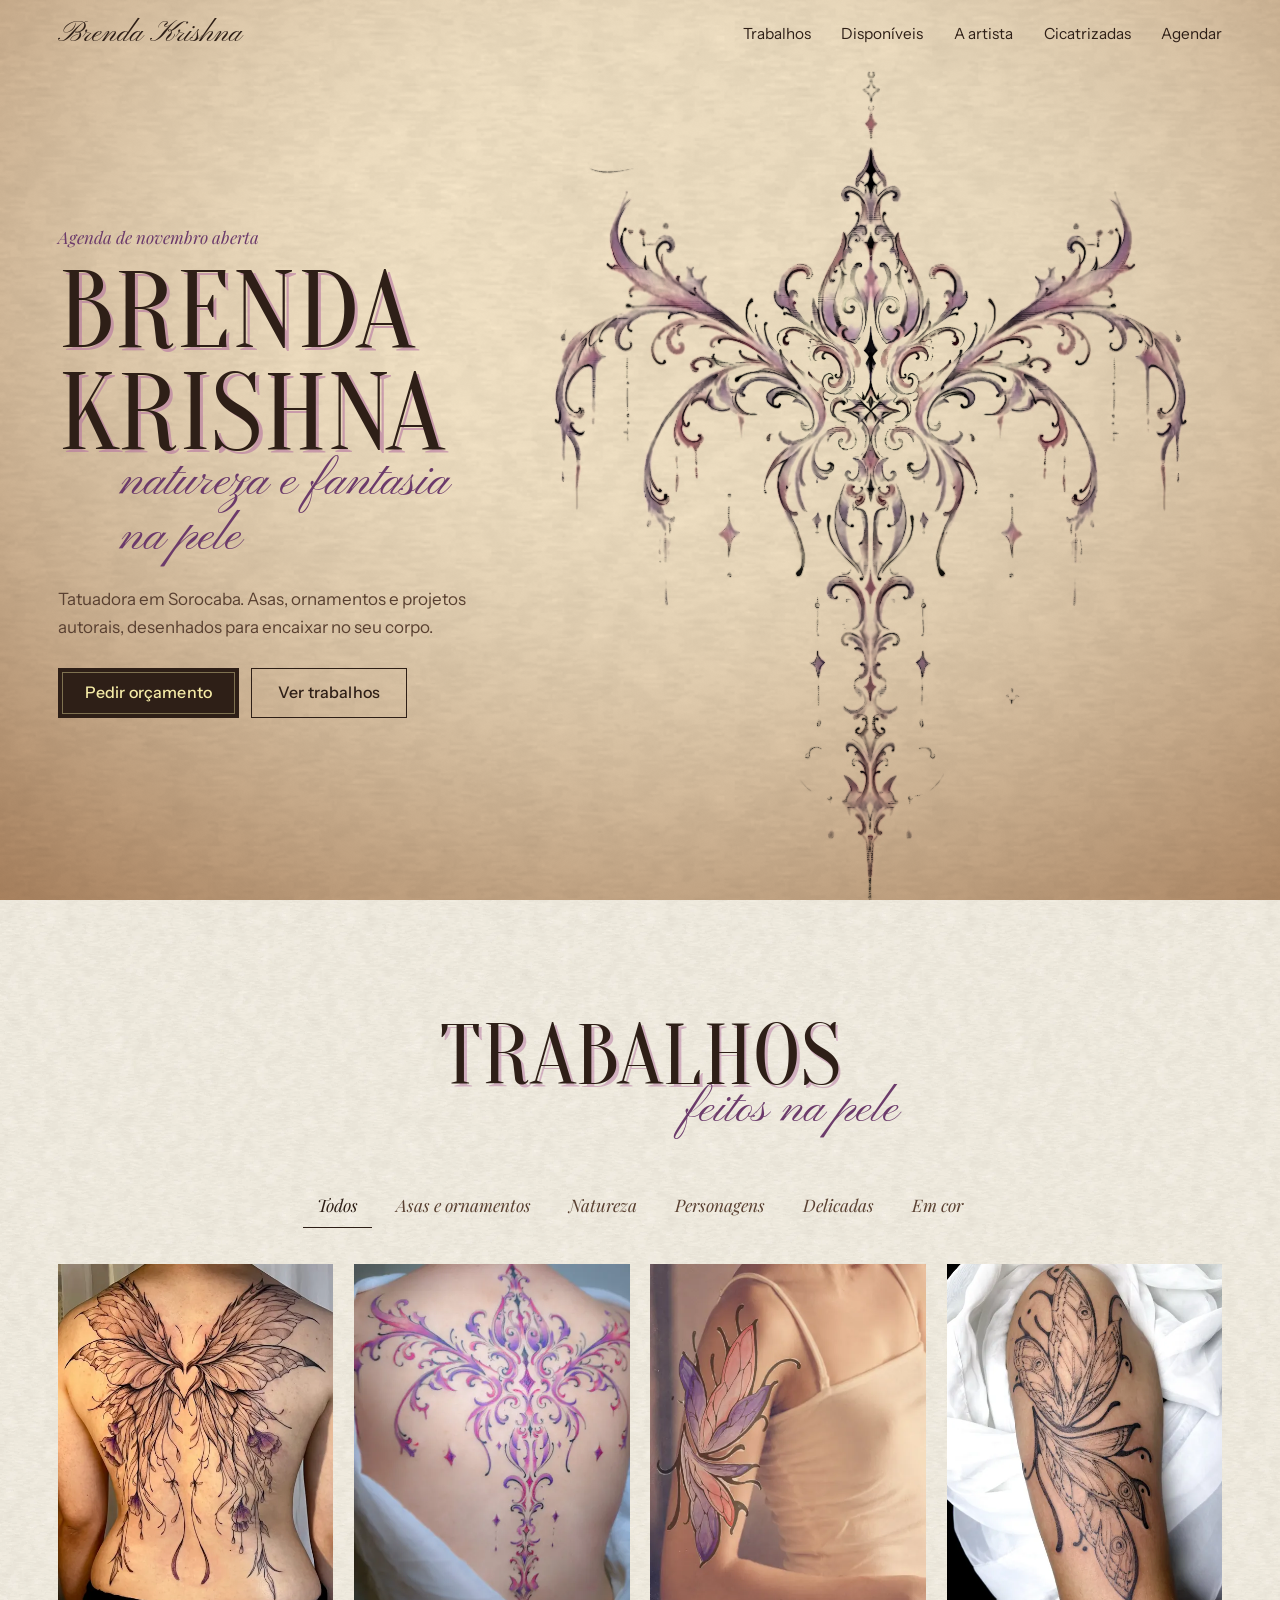
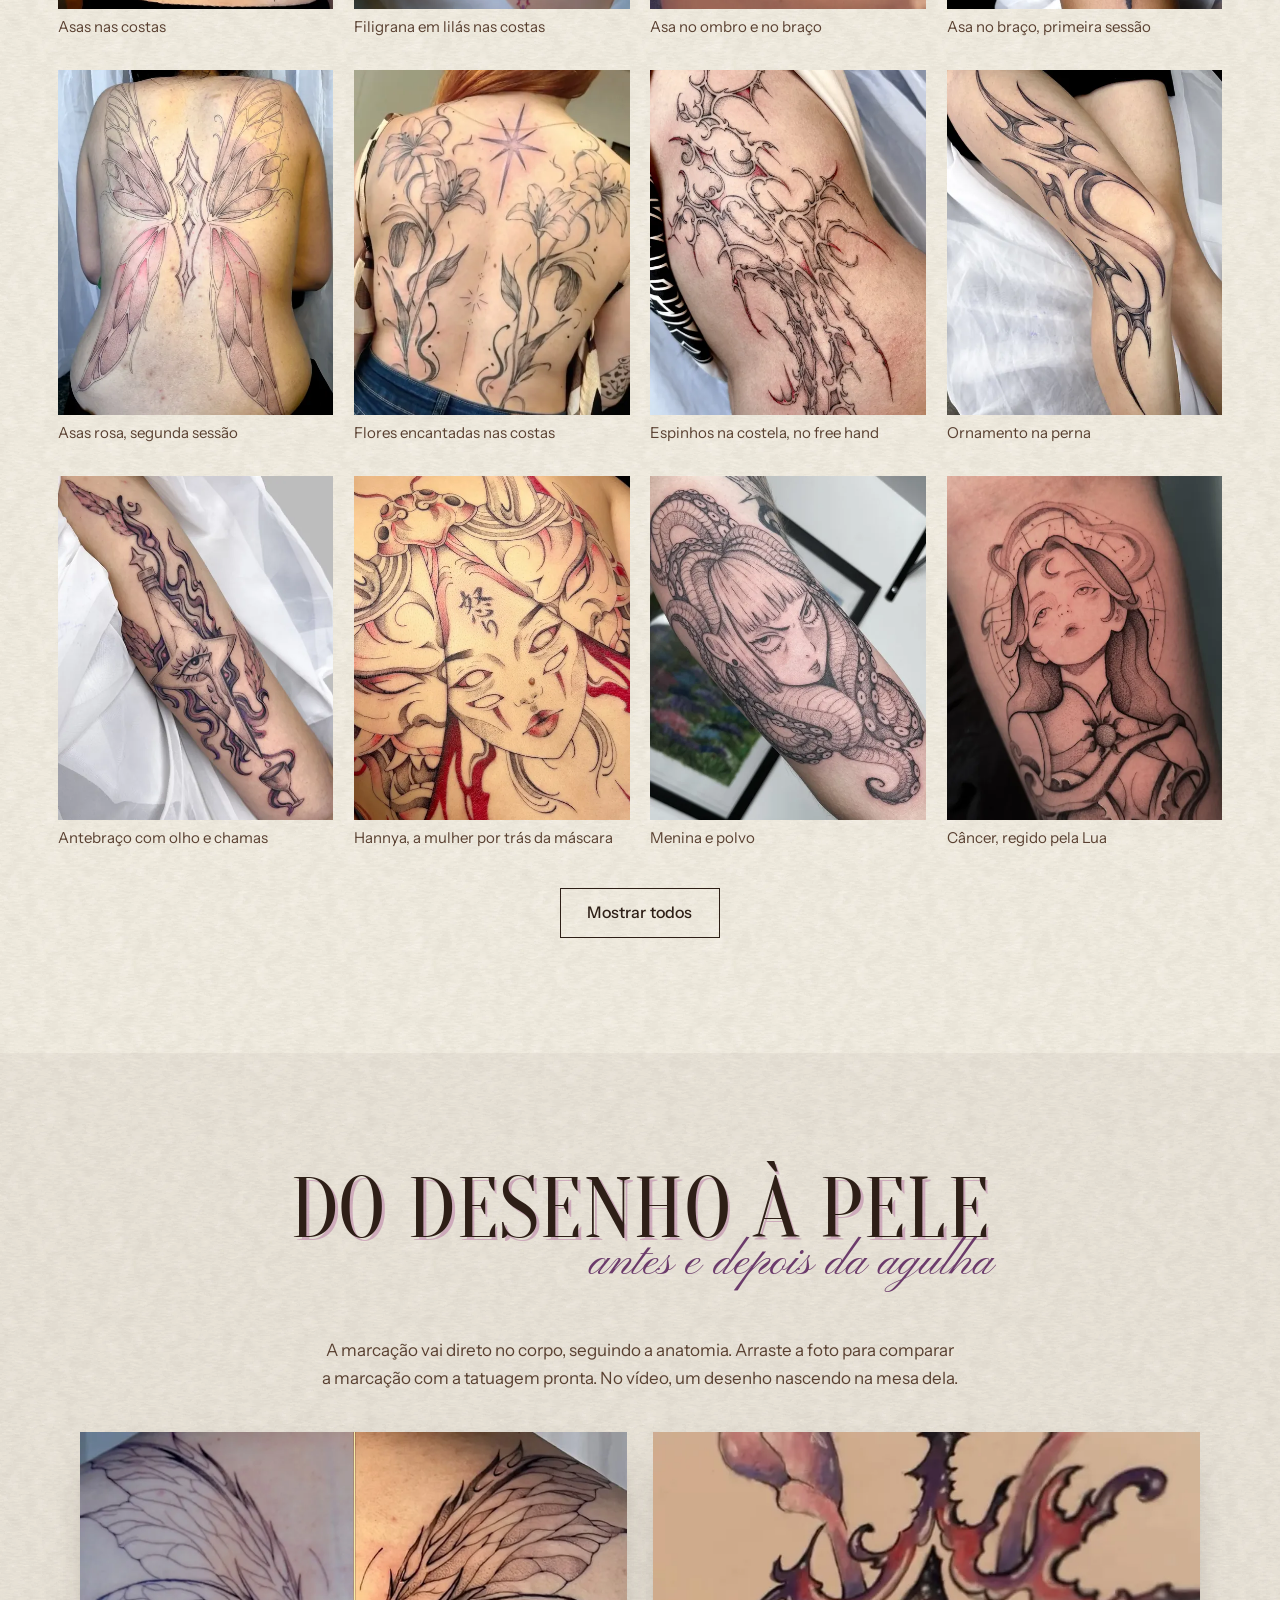
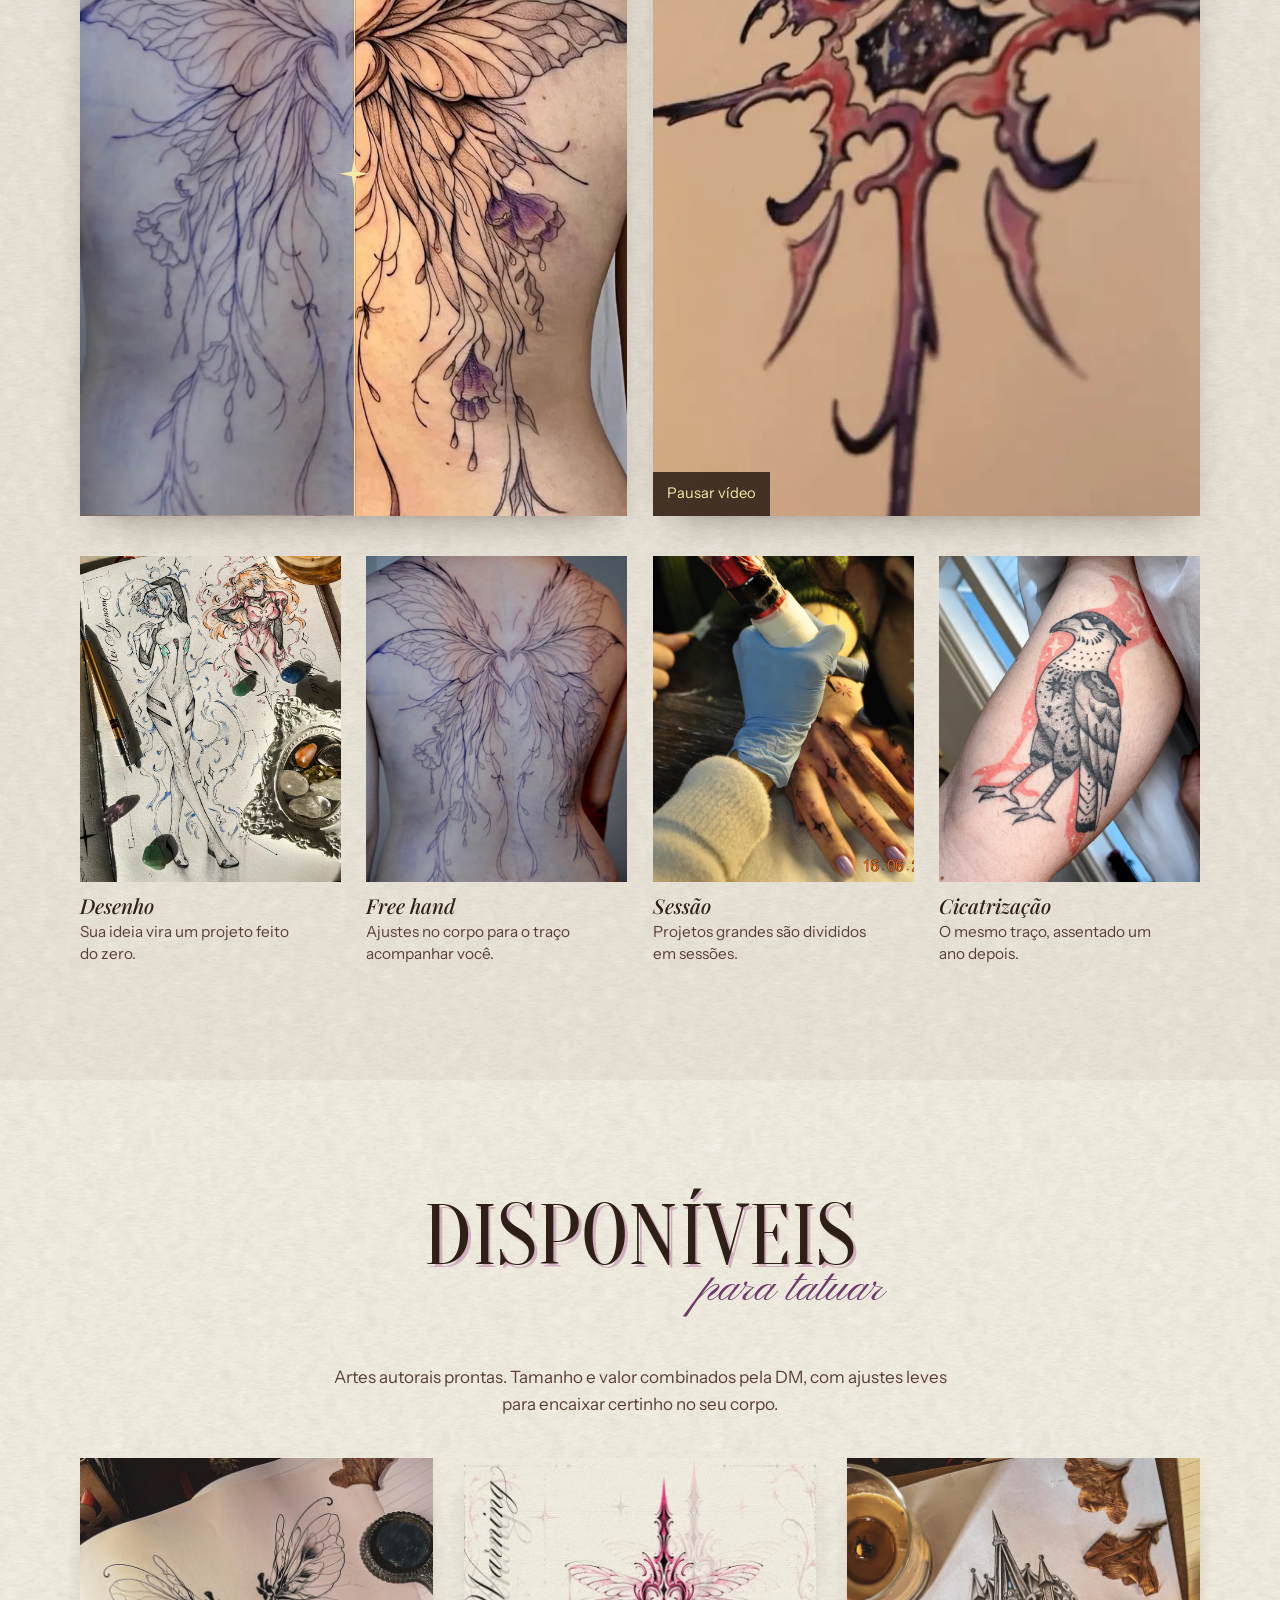
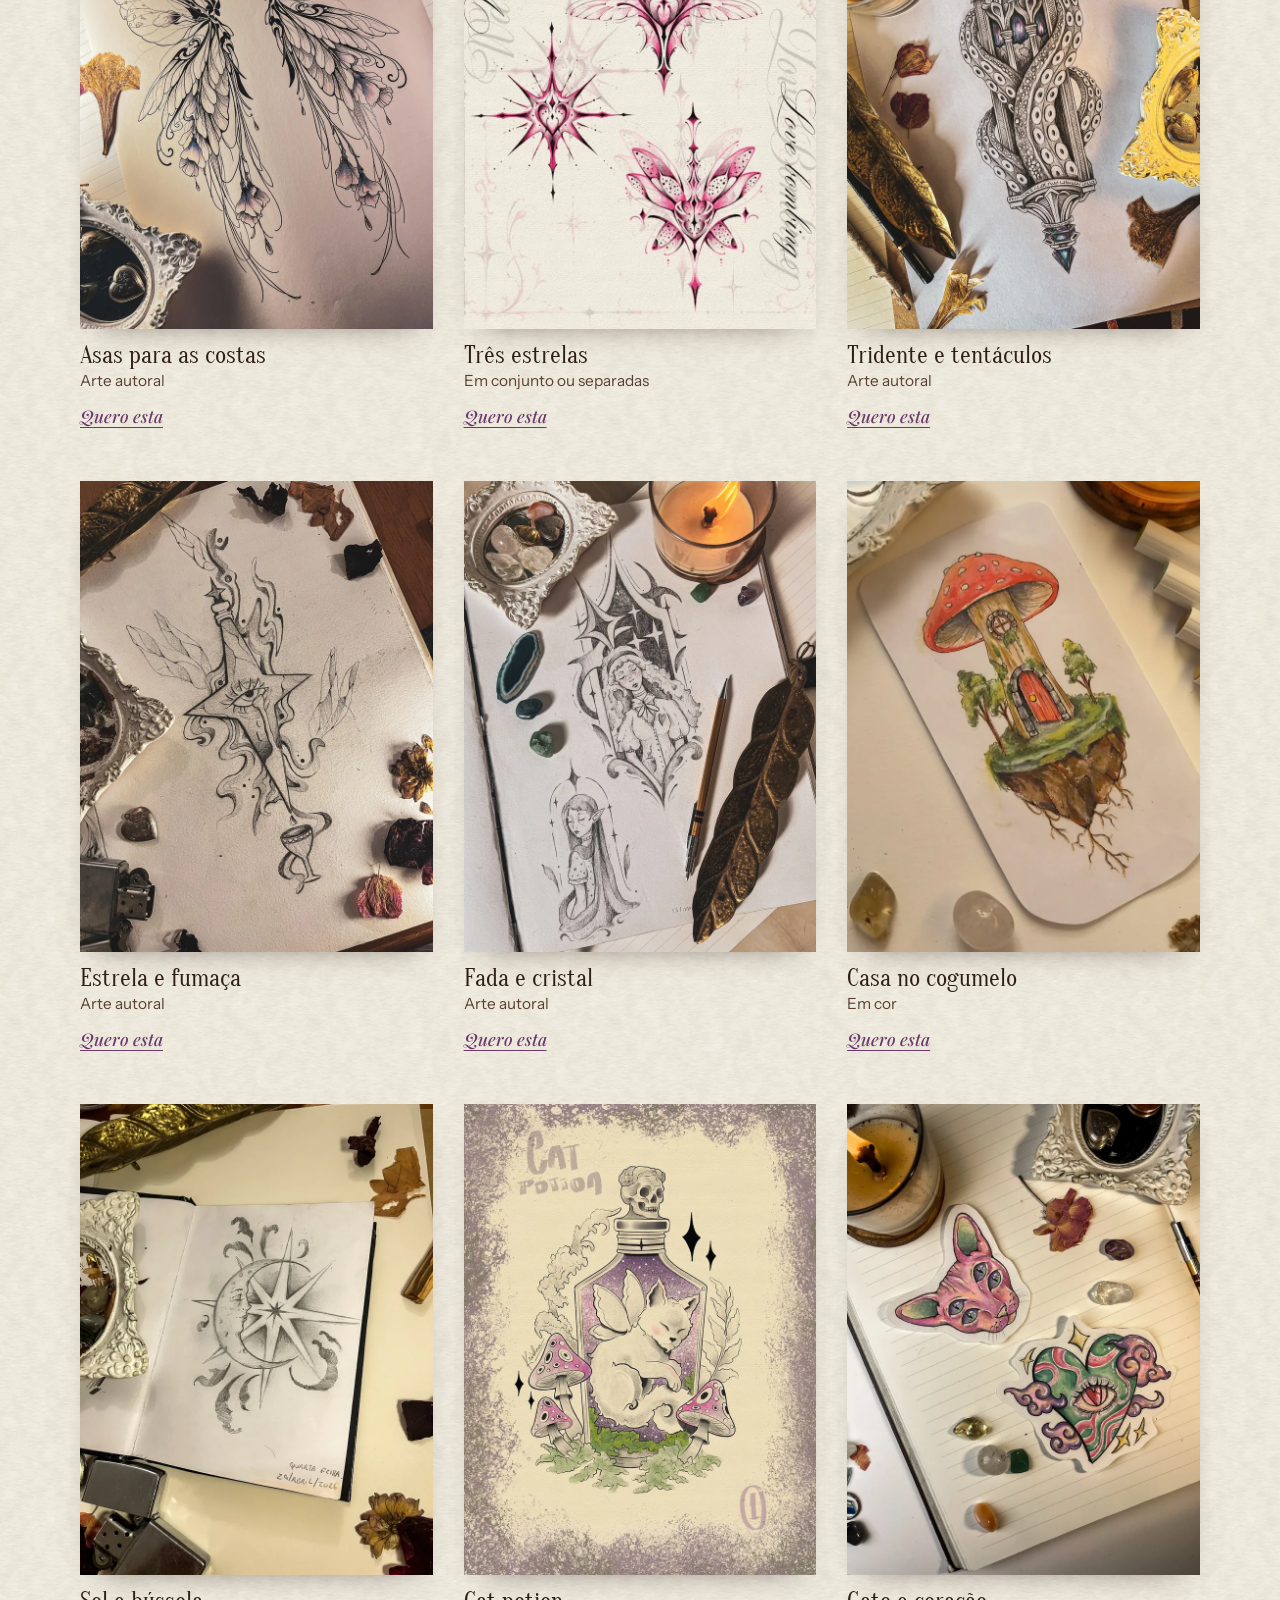
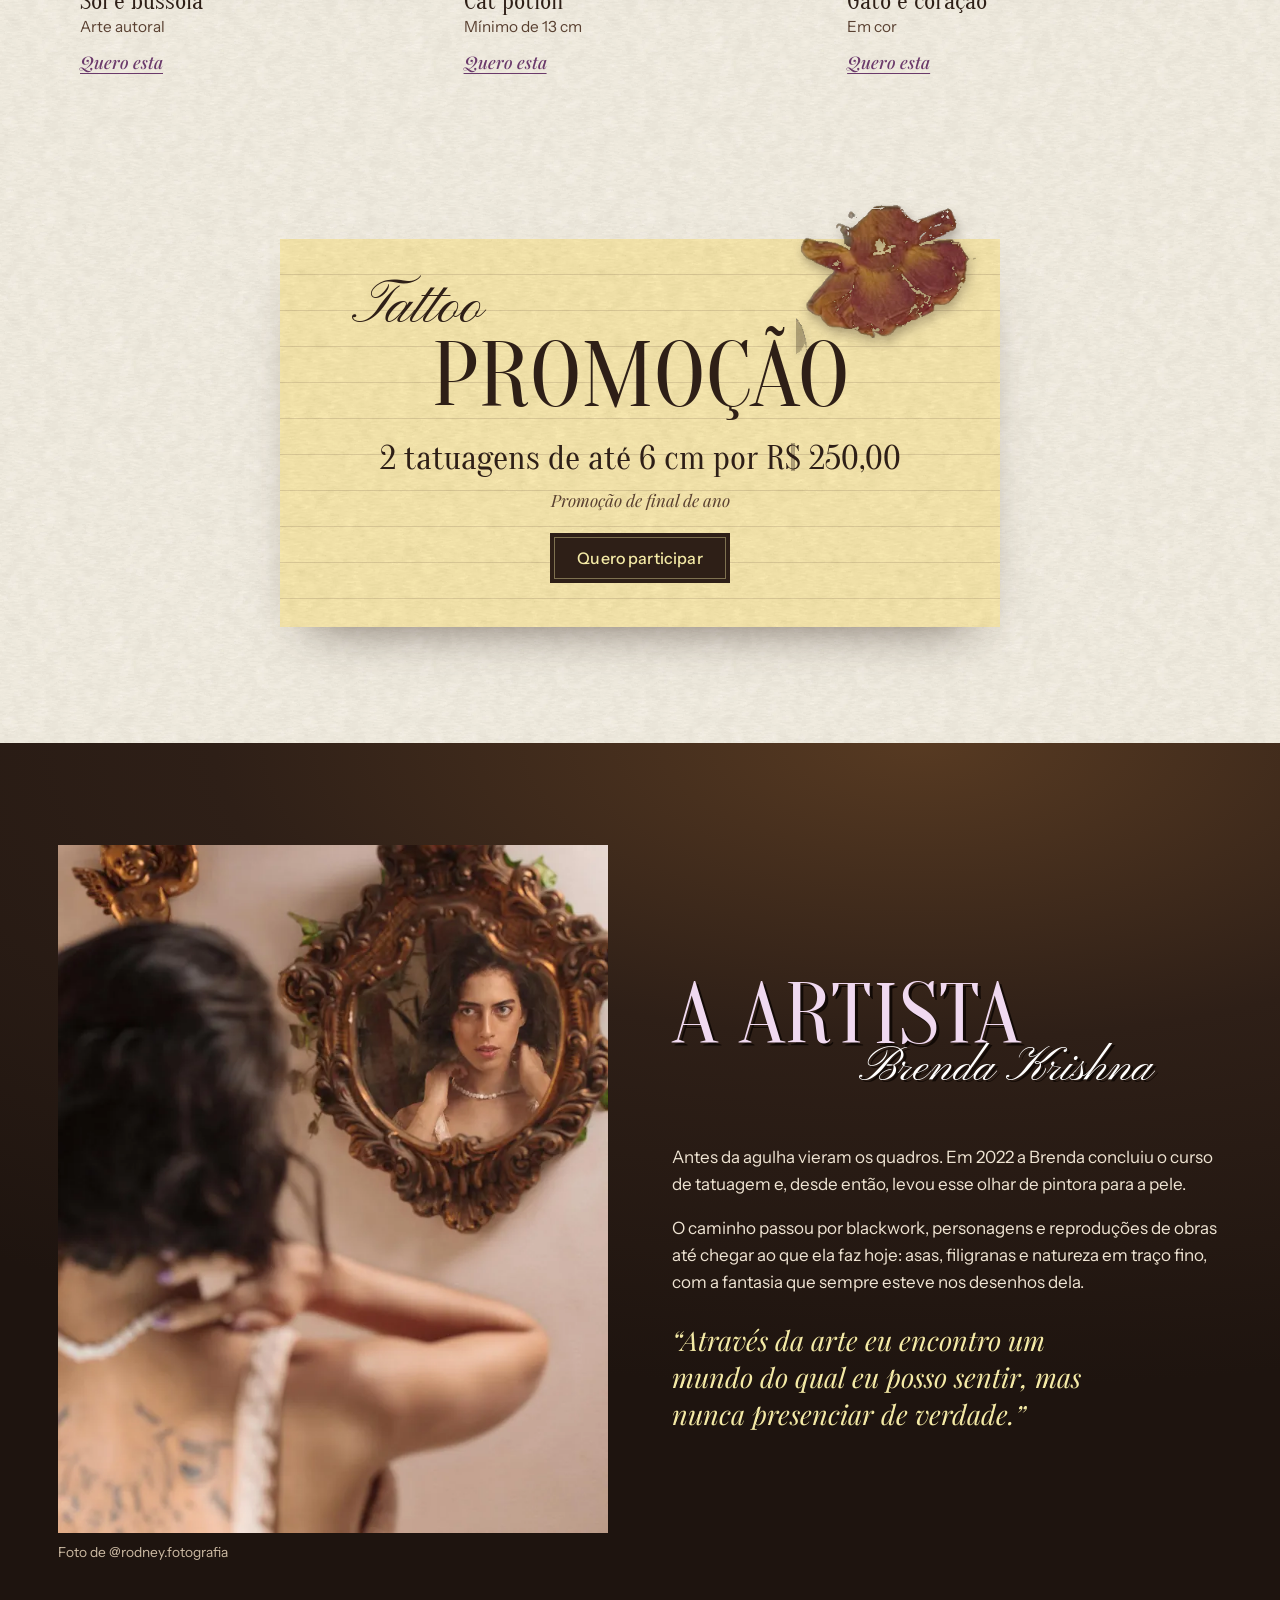
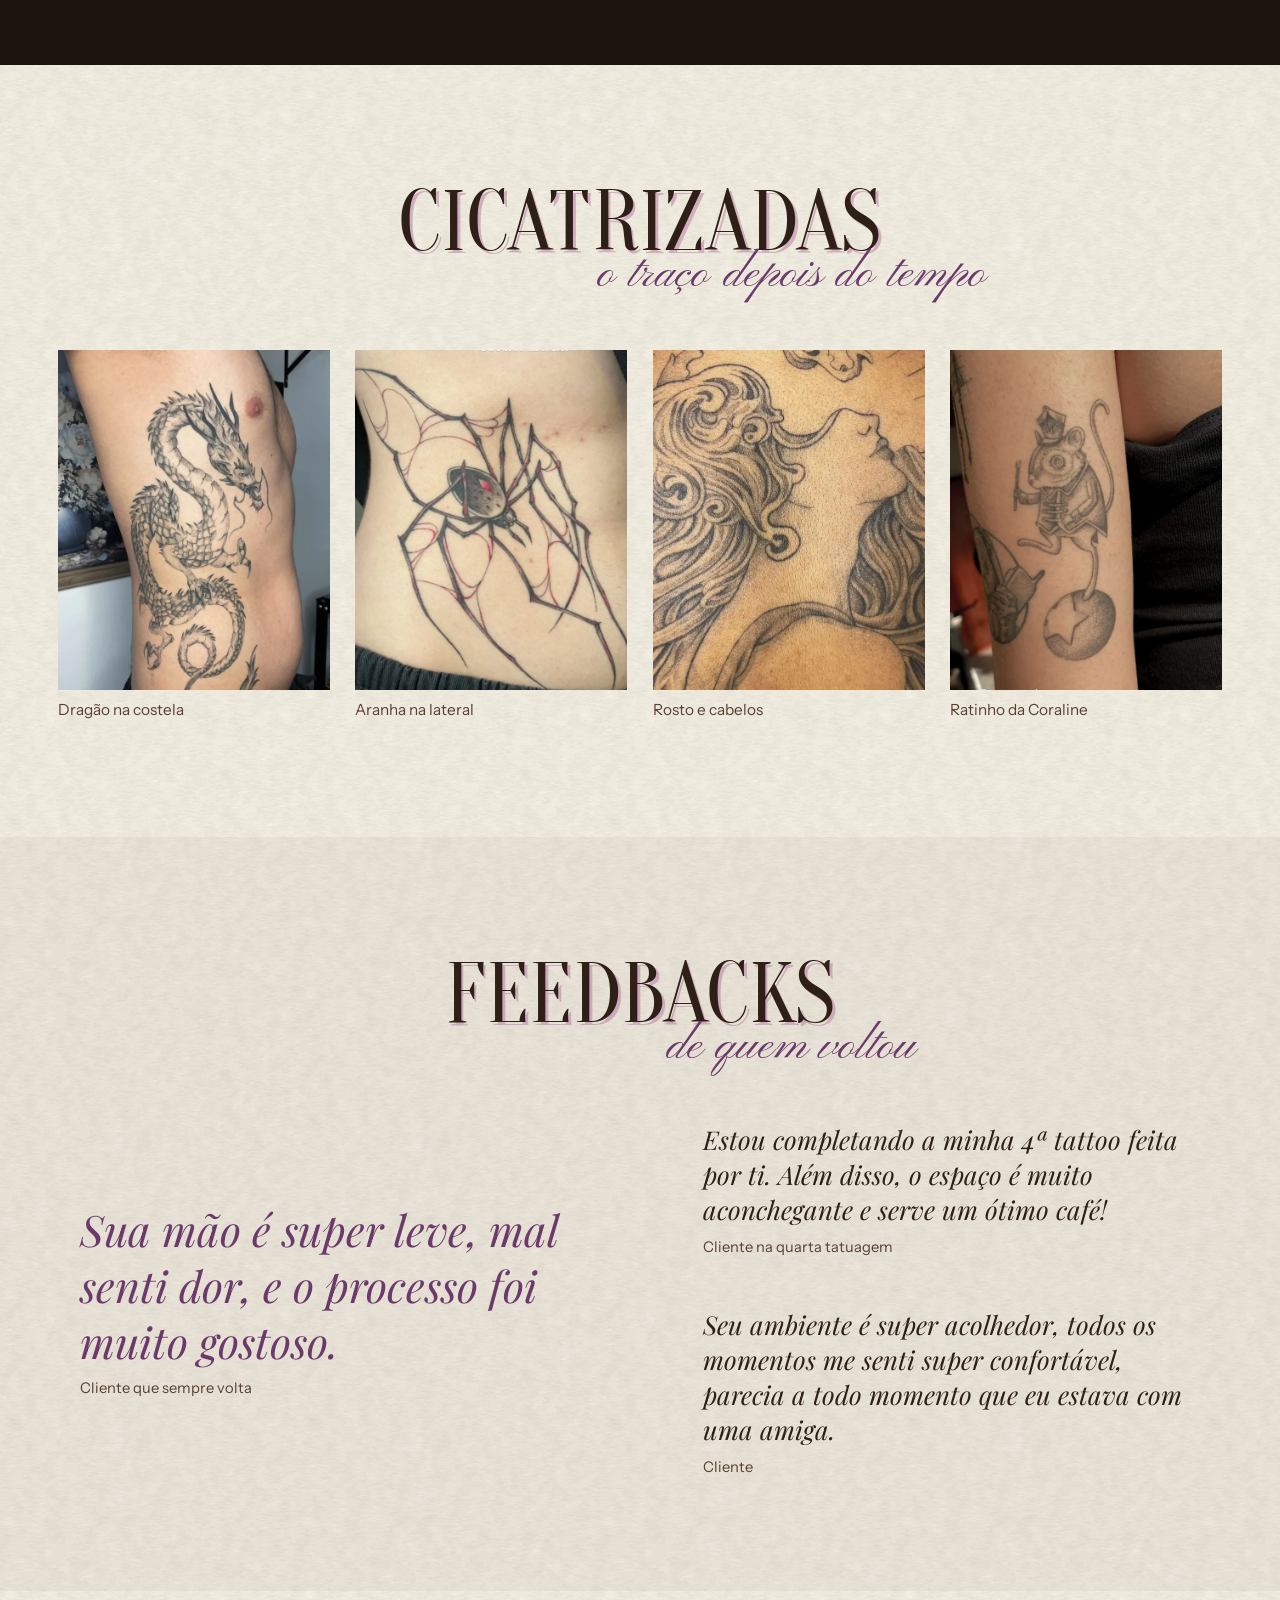
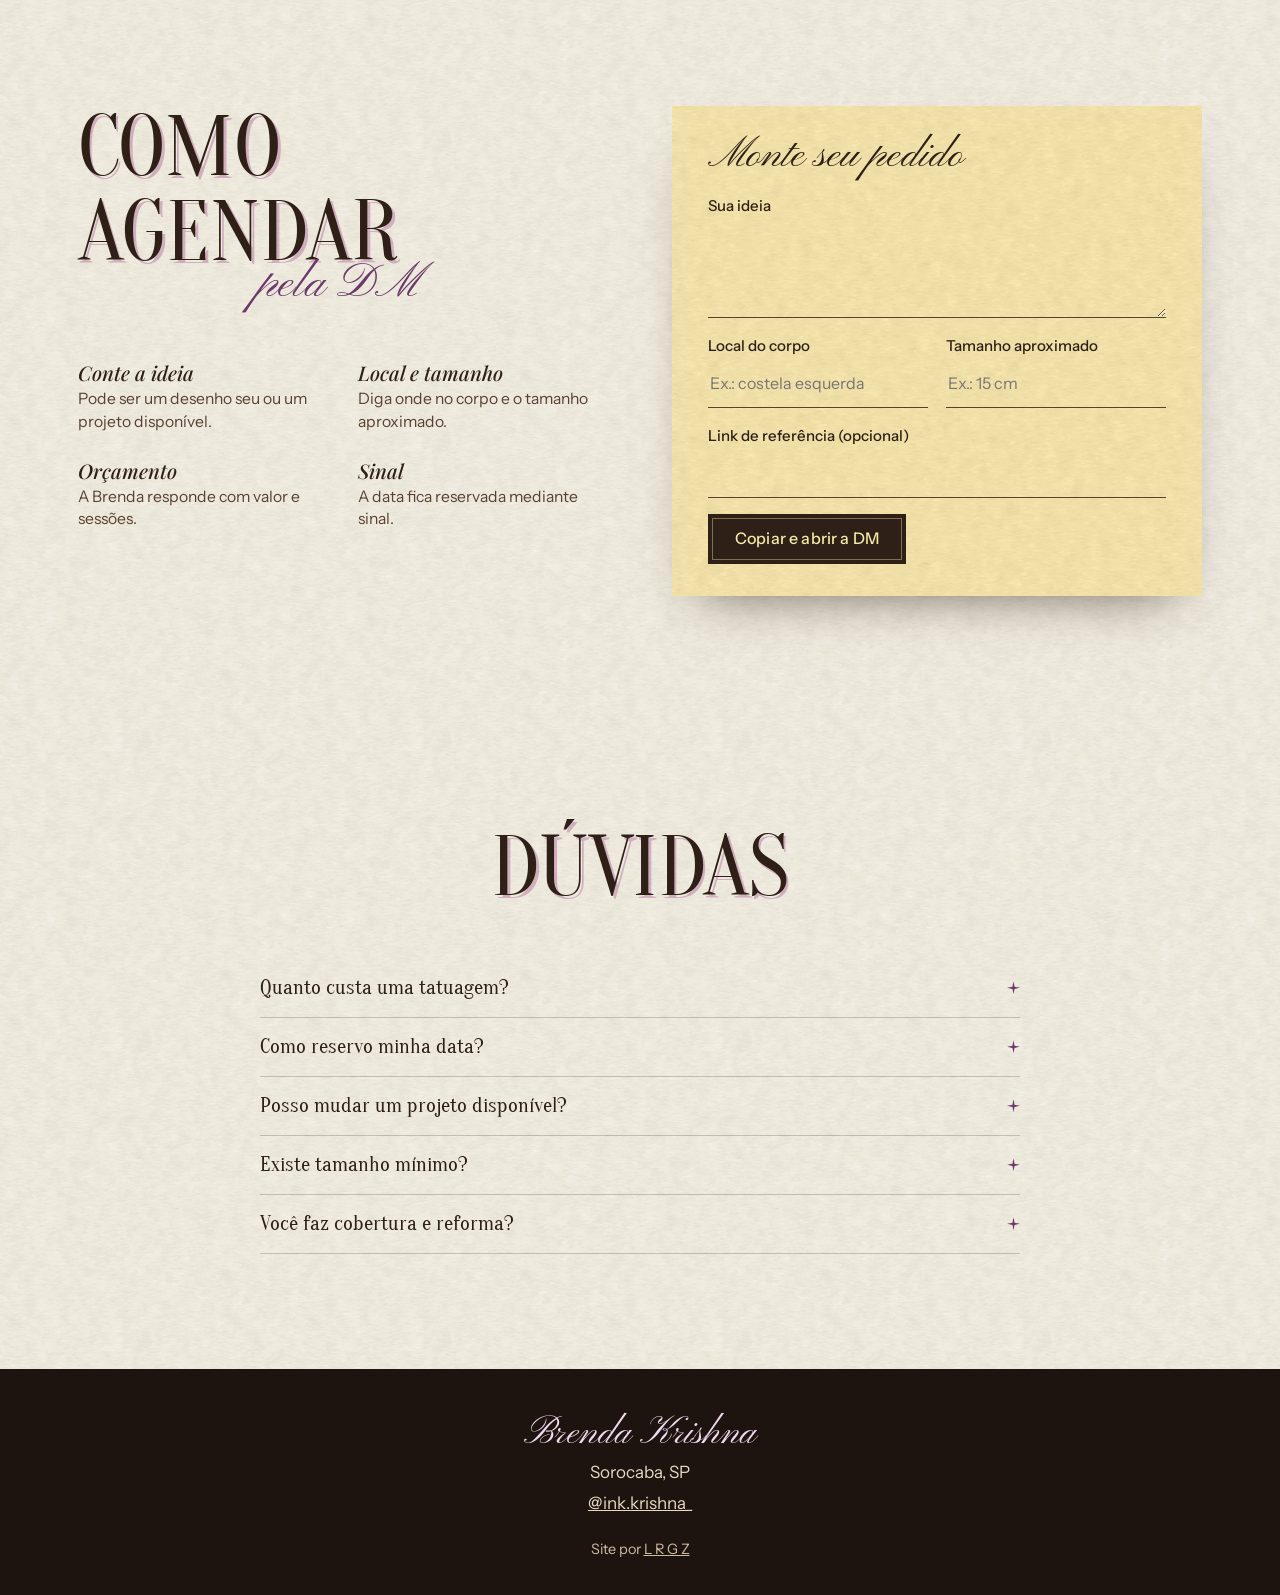
<file: index.html>
<!doctype html>
<html lang="pt-BR">
<head>
<meta charset="utf-8">
<meta name="viewport" content="width=device-width, initial-scale=1, viewport-fit=cover">
<title>Brenda Krishna | Tatuadora em Sorocaba</title>
<meta name="description" content="Tatuagens inspiradas na natureza e na fantasia. Asas, ornamentos e projetos autorais em Sorocaba-SP. Orçamentos pela DM.">
<meta name="robots" content="noindex">
<meta name="theme-color" content="#eee8dd">
<meta property="og:type" content="website">
<meta property="og:title" content="Brenda Krishna | Tatuadora em Sorocaba">
<meta property="og:description" content="Tatuagens inspiradas na natureza e na fantasia.">
<meta property="og:image" content="https://azeugral.github.io/brenda-krishna/og.jpg?v=1">
<meta property="og:url" content="https://azeugral.github.io/brenda-krishna/">
<link rel="icon" href="favicon.svg" type="image/svg+xml">
<link rel="apple-touch-icon" href="apple-touch-icon.png">
<link rel="preload" href="assets/fontes/Oranienbaum-normal-400-latin.woff2" as="font" type="font/woff2" crossorigin>
<link rel="preload" href="assets/fontes/PinyonScript-normal-400-latin.woff2" as="font" type="font/woff2" crossorigin>
<link rel="preload" as="image" href="assets/img/hero-papel.webp" media="(min-aspect-ratio: 1/1)">
<link rel="preload" as="image" href="assets/img/arte-cor.webp" media="(min-aspect-ratio: 1/1) and (min-width: 900px) and (pointer: fine)">
<link rel="preload" as="image" href="assets/img/arte-mapa.webp" media="(min-aspect-ratio: 1/1) and (min-width: 900px) and (pointer: fine)">
<link rel="preload" as="image" href="assets/img/hero-retrato.webp" media="(max-aspect-ratio: 1/1)">
<link rel="stylesheet" href="assets/css/fontes.css">
<link rel="stylesheet" href="assets/css/site.css?v=75748">
<script type="application/ld+json">{"@context":"https://schema.org","@type":"TattooParlor","name":"Brenda Krishna","description":"Tatuagens inspiradas na natureza e na fantasia.","address":{"@type":"PostalAddress","addressLocality":"Sorocaba","addressRegion":"SP","addressCountry":"BR"},"sameAs":["https://www.instagram.com/ink.krishna_/"]}</script>
</head>
<body>
<a class="pular" href="#trabalhos">Pular para os trabalhos</a>
<header class="topo" id="topo">
  <a class="marca" href="#inicio" aria-label="Brenda Krishna, início">Brenda Krishna</a>
  <nav class="nav" aria-label="Principal">
    <a href="#trabalhos">Trabalhos</a><a href="#disponiveis">Disponíveis</a><a href="#artista">A artista</a><a href="#cicatrizadas">Cicatrizadas</a><a href="#agendar">Agendar</a>
  </nav>
  <button class="menu-btn" id="menuBtn" aria-expanded="false" aria-controls="menu">Menu</button>
</header>
<div class="menu" id="menu" hidden>
  <nav aria-label="Menu">
    <a href="#trabalhos">Trabalhos</a><a href="#disponiveis">Disponíveis</a><a href="#artista">A artista</a><a href="#cicatrizadas">Cicatrizadas</a><a href="#agendar">Agendar</a>
    <a class="menu-ig" href="https://www.instagram.com/ink.krishna_/" rel="noopener">@ink.krishna_</a>
  </nav>
</div>

<main>
<section class="hero" id="inicio">
  <div class="hero-fundo" id="heroFundo" aria-hidden="true">
    <picture><source media="(max-aspect-ratio: 1/1)" srcset="assets/img/hero-retrato.webp"><img id="heroPoster" src="assets/img/hero-papel.webp" alt="" width="1920" height="1080" fetchpriority="high"></picture>
  </div>
  <div class="hero-txt">
    <p class="hero-agenda">Agenda de novembro aberta</p>
    <h1 class="tit"><span>Brenda</span> <span>Krishna</span></h1>
    <p class="cursiva hero-cur">natureza e fantasia na pele</p>
    <p class="hero-sub">Tatuadora em Sorocaba.<span class="sub-c"> Asas, ornamentos e projetos autorais, desenhados para encaixar no seu corpo.</span></p>
    <div class="hero-btns"><a class="btn" href="#agendar">Pedir orçamento</a><a class="btn btn-linha" href="#trabalhos">Ver trabalhos</a></div>
  </div>
</section>

<section class="sec" id="trabalhos">
  <header class="cab"><h2 class="tit">Trabalhos</h2><p class="cursiva">feitos na pele</p></header>
  <div class="filtros" role="group" aria-label="Filtrar trabalhos">
    <button class="filtro on" data-f="todos" aria-pressed="true">Todos</button><button class="filtro" data-f="asas" aria-pressed="false">Asas e ornamentos</button><button class="filtro" data-f="natureza" aria-pressed="false">Natureza</button><button class="filtro" data-f="personagens" aria-pressed="false">Personagens</button><button class="filtro" data-f="delicadas" aria-pressed="false">Delicadas</button><button class="filtro" data-f="cor" aria-pressed="false">Em cor</button>
  </div>
  <ul class="grade" id="grade">
    <li class="obra" data-cat="asas"><button data-g="assets/img/obras/01.webp" data-leg="Asas nas costas" aria-label="Ampliar: Asas nas costas"><img src="assets/img/obras/01-p.webp" srcset="assets/img/obras/01-p.webp 540w, assets/img/obras/01.webp 1080w" sizes="(max-width: 700px) 47vw, (max-width: 1100px) 31vw, 23vw" alt="Asas nas costas" width="540" height="675" loading="lazy" decoding="async" draggable="false" style="background-image:url([data-uri])"></button><p>Asas nas costas</p></li>
    <li class="obra" data-cat="asas"><button data-g="assets/img/obras/02.webp" data-leg="Filigrana em lilás nas costas" aria-label="Ampliar: Filigrana em lilás nas costas"><img src="assets/img/obras/02-p.webp" srcset="assets/img/obras/02-p.webp 540w, assets/img/obras/02.webp 1080w" sizes="(max-width: 700px) 47vw, (max-width: 1100px) 31vw, 23vw" alt="Filigrana em lilás nas costas" width="540" height="675" loading="lazy" decoding="async" draggable="false" style="background-image:url([data-uri])"></button><p>Filigrana em lilás nas costas</p></li>
    <li class="obra" data-cat="asas"><button data-g="assets/img/obras/03.webp" data-leg="Asa no ombro e no braço" aria-label="Ampliar: Asa no ombro e no braço"><img src="assets/img/obras/03-p.webp" srcset="assets/img/obras/03-p.webp 540w, assets/img/obras/03.webp 1080w" sizes="(max-width: 700px) 47vw, (max-width: 1100px) 31vw, 23vw" alt="Asa no ombro e no braço" width="540" height="675" loading="lazy" decoding="async" draggable="false" style="background-image:url([data-uri])"></button><p>Asa no ombro e no braço</p></li>
    <li class="obra" data-cat="asas"><button data-g="assets/img/obras/04.webp" data-leg="Asa no braço, primeira sessão" aria-label="Ampliar: Asa no braço, primeira sessão"><img src="assets/img/obras/04-p.webp" srcset="assets/img/obras/04-p.webp 540w, assets/img/obras/04.webp 1080w" sizes="(max-width: 700px) 47vw, (max-width: 1100px) 31vw, 23vw" alt="Asa no braço, primeira sessão" width="540" height="675" loading="lazy" decoding="async" draggable="false" style="background-image:url([data-uri])"></button><p>Asa no braço, primeira sessão</p></li>
    <li class="obra" data-cat="asas"><button data-g="assets/img/obras/05.webp" data-leg="Asas rosa, segunda sessão" aria-label="Ampliar: Asas rosa, segunda sessão"><img src="assets/img/obras/05-p.webp" srcset="assets/img/obras/05-p.webp 540w, assets/img/obras/05.webp 1080w" sizes="(max-width: 700px) 47vw, (max-width: 1100px) 31vw, 23vw" alt="Asas rosa, segunda sessão" width="540" height="675" loading="lazy" decoding="async" draggable="false" style="background-image:url([data-uri])"></button><p>Asas rosa, segunda sessão</p></li>
    <li class="obra" data-cat="natureza"><button data-g="assets/img/obras/06.webp" data-leg="Flores encantadas nas costas" aria-label="Ampliar: Flores encantadas nas costas"><img src="assets/img/obras/06-p.webp" srcset="assets/img/obras/06-p.webp 540w, assets/img/obras/06.webp 1080w" sizes="(max-width: 700px) 47vw, (max-width: 1100px) 31vw, 23vw" alt="Flores encantadas nas costas" width="540" height="675" loading="lazy" decoding="async" draggable="false" style="background-image:url([data-uri])"></button><p>Flores encantadas nas costas</p></li>
    <li class="obra" data-cat="asas"><button data-g="assets/img/obras/07.webp" data-leg="Espinhos na costela, no free hand" aria-label="Ampliar: Espinhos na costela, no free hand"><img src="assets/img/obras/07-p.webp" srcset="assets/img/obras/07-p.webp 540w, assets/img/obras/07.webp 1080w" sizes="(max-width: 700px) 47vw, (max-width: 1100px) 31vw, 23vw" alt="Espinhos na costela, no free hand" width="540" height="675" loading="lazy" decoding="async" draggable="false" style="background-image:url([data-uri])"></button><p>Espinhos na costela, no free hand</p></li>
    <li class="obra" data-cat="asas"><button data-g="assets/img/obras/08.webp" data-leg="Ornamento na perna" aria-label="Ampliar: Ornamento na perna"><img src="assets/img/obras/08-p.webp" srcset="assets/img/obras/08-p.webp 540w, assets/img/obras/08.webp 1080w" sizes="(max-width: 700px) 47vw, (max-width: 1100px) 31vw, 23vw" alt="Ornamento na perna" width="540" height="675" loading="lazy" decoding="async" draggable="false" style="background-image:url([data-uri])"></button><p>Ornamento na perna</p></li>
    <li class="obra" data-cat="asas"><button data-g="assets/img/obras/09.webp" data-leg="Antebraço com olho e chamas" aria-label="Ampliar: Antebraço com olho e chamas"><img src="assets/img/obras/09-p.webp" srcset="assets/img/obras/09-p.webp 540w, assets/img/obras/09.webp 1080w" sizes="(max-width: 700px) 47vw, (max-width: 1100px) 31vw, 23vw" alt="Antebraço com olho e chamas" width="540" height="675" loading="lazy" decoding="async" draggable="false" style="background-image:url([data-uri])"></button><p>Antebraço com olho e chamas</p></li>
    <li class="obra" data-cat="personagens"><button data-g="assets/img/obras/10.webp" data-leg="Hannya, a mulher por trás da máscara" aria-label="Ampliar: Hannya, a mulher por trás da máscara"><img src="assets/img/obras/10-p.webp" srcset="assets/img/obras/10-p.webp 540w, assets/img/obras/10.webp 1080w" sizes="(max-width: 700px) 47vw, (max-width: 1100px) 31vw, 23vw" alt="Hannya, a mulher por trás da máscara" width="540" height="675" loading="lazy" decoding="async" draggable="false" style="background-image:url([data-uri])"></button><p>Hannya, a mulher por trás da máscara</p></li>
    <li class="obra" data-cat="personagens"><button data-g="assets/img/obras/11.webp" data-leg="Menina e polvo" aria-label="Ampliar: Menina e polvo"><img src="assets/img/obras/11-p.webp" srcset="assets/img/obras/11-p.webp 540w, assets/img/obras/11.webp 1080w" sizes="(max-width: 700px) 47vw, (max-width: 1100px) 31vw, 23vw" alt="Menina e polvo" width="540" height="675" loading="lazy" decoding="async" draggable="false" style="background-image:url([data-uri])"></button><p>Menina e polvo</p></li>
    <li class="obra" data-cat="personagens"><button data-g="assets/img/obras/12.webp" data-leg="Câncer, regido pela Lua" aria-label="Ampliar: Câncer, regido pela Lua"><img src="assets/img/obras/12-p.webp" srcset="assets/img/obras/12-p.webp 540w, assets/img/obras/12.webp 1080w" sizes="(max-width: 700px) 47vw, (max-width: 1100px) 31vw, 23vw" alt="Câncer, regido pela Lua" width="540" height="675" loading="lazy" decoding="async" draggable="false" style="background-image:url([data-uri])"></button><p>Câncer, regido pela Lua</p></li>
    <li class="obra" data-cat="natureza"><button data-g="assets/img/obras/13.webp" data-leg="Mariposa, cobertura" aria-label="Ampliar: Mariposa, cobertura"><img src="assets/img/obras/13-p.webp" srcset="assets/img/obras/13-p.webp 540w, assets/img/obras/13.webp 1080w" sizes="(max-width: 700px) 47vw, (max-width: 1100px) 31vw, 23vw" alt="Mariposa, cobertura" width="540" height="675" loading="lazy" decoding="async" draggable="false" style="background-image:url([data-uri])"></button><p>Mariposa, cobertura</p></li>
    <li class="obra" data-cat="natureza"><button data-g="assets/img/obras/14.webp" data-leg="Fragmentos de um jardim particular" aria-label="Ampliar: Fragmentos de um jardim particular"><img src="assets/img/obras/14-p.webp" srcset="assets/img/obras/14-p.webp 540w, assets/img/obras/14.webp 1080w" sizes="(max-width: 700px) 47vw, (max-width: 1100px) 31vw, 23vw" alt="Fragmentos de um jardim particular" width="540" height="675" loading="lazy" decoding="async" draggable="false" style="background-image:url([data-uri])"></button><p>Fragmentos de um jardim particular</p></li>
    <li class="obra" data-cat="natureza"><button data-g="assets/img/obras/15.webp" data-leg="Carcará com sombra vermelha" aria-label="Ampliar: Carcará com sombra vermelha"><img src="assets/img/obras/15-p.webp" srcset="assets/img/obras/15-p.webp 540w, assets/img/obras/15.webp 1080w" sizes="(max-width: 700px) 47vw, (max-width: 1100px) 31vw, 23vw" alt="Carcará com sombra vermelha" width="540" height="675" loading="lazy" decoding="async" draggable="false" style="background-image:url([data-uri])"></button><p>Carcará com sombra vermelha</p></li>
    <li class="obra" data-cat="natureza"><button data-g="assets/img/obras/16.webp" data-leg="Lírio no antebraço" aria-label="Ampliar: Lírio no antebraço"><img src="assets/img/obras/16-p.webp" srcset="assets/img/obras/16-p.webp 540w, assets/img/obras/16.webp 1080w" sizes="(max-width: 700px) 47vw, (max-width: 1100px) 31vw, 23vw" alt="Lírio no antebraço" width="540" height="675" loading="lazy" decoding="async" draggable="false" style="background-image:url([data-uri])"></button><p>Lírio no antebraço</p></li>
    <li class="obra" data-cat="natureza"><button data-g="assets/img/obras/17.webp" data-leg="Borboleta" aria-label="Ampliar: Borboleta"><img src="assets/img/obras/17-p.webp" srcset="assets/img/obras/17-p.webp 540w, assets/img/obras/17.webp 1080w" sizes="(max-width: 700px) 47vw, (max-width: 1100px) 31vw, 23vw" alt="Borboleta" width="540" height="675" loading="lazy" decoding="async" draggable="false" style="background-image:url([data-uri])"></button><p>Borboleta</p></li>
    <li class="obra" data-cat="natureza"><button data-g="assets/img/obras/18.webp" data-leg="Mariposa e lua" aria-label="Ampliar: Mariposa e lua"><img src="assets/img/obras/18-p.webp" srcset="assets/img/obras/18-p.webp 540w, assets/img/obras/18.webp 1080w" sizes="(max-width: 700px) 47vw, (max-width: 1100px) 31vw, 23vw" alt="Mariposa e lua" width="540" height="675" loading="lazy" decoding="async" draggable="false" style="background-image:url([data-uri])"></button><p>Mariposa e lua</p></li>
    <li class="obra" data-cat="natureza"><button data-g="assets/img/obras/19.webp" data-leg="Aranha no free hand" aria-label="Ampliar: Aranha no free hand"><img src="assets/img/obras/19-p.webp" srcset="assets/img/obras/19-p.webp 540w, assets/img/obras/19.webp 1080w" sizes="(max-width: 700px) 47vw, (max-width: 1100px) 31vw, 23vw" alt="Aranha no free hand" width="540" height="675" loading="lazy" decoding="async" draggable="false" style="background-image:url([data-uri])"></button><p>Aranha no free hand</p></li>
    <li class="obra" data-cat="natureza"><button data-g="assets/img/obras/20.webp" data-leg="Tartaruga" aria-label="Ampliar: Tartaruga"><img src="assets/img/obras/20-p.webp" srcset="assets/img/obras/20-p.webp 540w, assets/img/obras/20.webp 1080w" sizes="(max-width: 700px) 47vw, (max-width: 1100px) 31vw, 23vw" alt="Tartaruga" width="540" height="675" loading="lazy" decoding="async" draggable="false" style="background-image:url([data-uri])"></button><p>Tartaruga</p></li>
    <li class="obra" data-cat="delicadas"><button data-g="assets/img/obras/21.webp" data-leg="Sol de traço fino" aria-label="Ampliar: Sol de traço fino"><img src="assets/img/obras/21-p.webp" srcset="assets/img/obras/21-p.webp 540w, assets/img/obras/21.webp 1080w" sizes="(max-width: 700px) 47vw, (max-width: 1100px) 31vw, 23vw" alt="Sol de traço fino" width="540" height="675" loading="lazy" decoding="async" draggable="false" style="background-image:url([data-uri])"></button><p>Sol de traço fino</p></li>
    <li class="obra" data-cat="delicadas"><button data-g="assets/img/obras/22.webp" data-leg="Vaso e ramos no punho" aria-label="Ampliar: Vaso e ramos no punho"><img src="assets/img/obras/22-p.webp" srcset="assets/img/obras/22-p.webp 540w, assets/img/obras/22.webp 1080w" sizes="(max-width: 700px) 47vw, (max-width: 1100px) 31vw, 23vw" alt="Vaso e ramos no punho" width="540" height="675" loading="lazy" decoding="async" draggable="false" style="background-image:url([data-uri])"></button><p>Vaso e ramos no punho</p></li>
    <li class="obra" data-cat="delicadas"><button data-g="assets/img/obras/23.webp" data-leg="Ramo no antebraço" aria-label="Ampliar: Ramo no antebraço"><img src="assets/img/obras/23-p.webp" srcset="assets/img/obras/23-p.webp 540w, assets/img/obras/23.webp 1080w" sizes="(max-width: 700px) 47vw, (max-width: 1100px) 31vw, 23vw" alt="Ramo no antebraço" width="540" height="675" loading="lazy" decoding="async" draggable="false" style="background-image:url([data-uri])"></button><p>Ramo no antebraço</p></li>
    <li class="obra" data-cat="delicadas"><button data-g="assets/img/obras/24.webp" data-leg="O sol pediu a lua em casamento" aria-label="Ampliar: O sol pediu a lua em casamento"><img src="assets/img/obras/24-p.webp" srcset="assets/img/obras/24-p.webp 540w, assets/img/obras/24.webp 1080w" sizes="(max-width: 700px) 47vw, (max-width: 1100px) 31vw, 23vw" alt="O sol pediu a lua em casamento" width="540" height="675" loading="lazy" decoding="async" draggable="false" style="background-image:url([data-uri])"></button><p>O sol pediu a lua em casamento</p></li>
    <li class="obra" data-cat="delicadas"><button data-g="assets/img/obras/25.webp" data-leg="Fases da lua" aria-label="Ampliar: Fases da lua"><img src="assets/img/obras/25-p.webp" srcset="assets/img/obras/25-p.webp 540w, assets/img/obras/25.webp 1080w" sizes="(max-width: 700px) 47vw, (max-width: 1100px) 31vw, 23vw" alt="Fases da lua" width="540" height="675" loading="lazy" decoding="async" draggable="false" style="background-image:url([data-uri])"></button><p>Fases da lua</p></li>
    <li class="obra" data-cat="delicadas"><button data-g="assets/img/obras/26.webp" data-leg="Rosa no punho" aria-label="Ampliar: Rosa no punho"><img src="assets/img/obras/26-p.webp" srcset="assets/img/obras/26-p.webp 540w, assets/img/obras/26.webp 1080w" sizes="(max-width: 700px) 47vw, (max-width: 1100px) 31vw, 23vw" alt="Rosa no punho" width="540" height="675" loading="lazy" decoding="async" draggable="false" style="background-image:url([data-uri])"></button><p>Rosa no punho</p></li>
    <li class="obra" data-cat="personagens"><button data-g="assets/img/obras/27.webp" data-leg="Morgana, mestra das lâminas" aria-label="Ampliar: Morgana, mestra das lâminas"><img src="assets/img/obras/27-p.webp" srcset="assets/img/obras/27-p.webp 540w, assets/img/obras/27.webp 1080w" sizes="(max-width: 700px) 47vw, (max-width: 1100px) 31vw, 23vw" alt="Morgana, mestra das lâminas" width="540" height="675" loading="lazy" decoding="async" draggable="false" style="background-image:url([data-uri])"></button><p>Morgana, mestra das lâminas</p></li>
    <li class="obra" data-cat="personagens"><button data-g="assets/img/obras/28.webp" data-leg="Arcanjo Miguel" aria-label="Ampliar: Arcanjo Miguel"><img src="assets/img/obras/28-p.webp" srcset="assets/img/obras/28-p.webp 540w, assets/img/obras/28.webp 1080w" sizes="(max-width: 700px) 47vw, (max-width: 1100px) 31vw, 23vw" alt="Arcanjo Miguel" width="540" height="675" loading="lazy" decoding="async" draggable="false" style="background-image:url([data-uri])"></button><p>Arcanjo Miguel</p></li>
    <li class="obra" data-cat="personagens"><button data-g="assets/img/obras/29.webp" data-leg="Dragão na costela" aria-label="Ampliar: Dragão na costela"><img src="assets/img/obras/29-p.webp" srcset="assets/img/obras/29-p.webp 540w, assets/img/obras/29.webp 1080w" sizes="(max-width: 700px) 47vw, (max-width: 1100px) 31vw, 23vw" alt="Dragão na costela" width="540" height="675" loading="lazy" decoding="async" draggable="false" style="background-image:url([data-uri])"></button><p>Dragão na costela</p></li>
    <li class="obra" data-cat="personagens"><button data-g="assets/img/obras/30.webp" data-leg="Polvo no braço" aria-label="Ampliar: Polvo no braço"><img src="assets/img/obras/30-p.webp" srcset="assets/img/obras/30-p.webp 540w, assets/img/obras/30.webp 1080w" sizes="(max-width: 700px) 47vw, (max-width: 1100px) 31vw, 23vw" alt="Polvo no braço" width="540" height="675" loading="lazy" decoding="async" draggable="false" style="background-image:url([data-uri])"></button><p>Polvo no braço</p></li>
    <li class="obra" data-cat="personagens"><button data-g="assets/img/obras/31.webp" data-leg="Ratinho da Coraline, cicatrizada" aria-label="Ampliar: Ratinho da Coraline, cicatrizada"><img src="assets/img/obras/31-p.webp" srcset="assets/img/obras/31-p.webp 540w, assets/img/obras/31.webp 1080w" sizes="(max-width: 700px) 47vw, (max-width: 1100px) 31vw, 23vw" alt="Ratinho da Coraline, cicatrizada" width="540" height="675" loading="lazy" decoding="async" draggable="false" style="background-image:url([data-uri])"></button><p>Ratinho da Coraline, cicatrizada</p></li>
    <li class="obra" data-cat="personagens"><button data-g="assets/img/obras/32.webp" data-leg="Serzinho místico" aria-label="Ampliar: Serzinho místico"><img src="assets/img/obras/32-p.webp" srcset="assets/img/obras/32-p.webp 540w, assets/img/obras/32.webp 1080w" sizes="(max-width: 700px) 47vw, (max-width: 1100px) 31vw, 23vw" alt="Serzinho místico" width="540" height="675" loading="lazy" decoding="async" draggable="false" style="background-image:url([data-uri])"></button><p>Serzinho místico</p></li>
    <li class="obra" data-cat="cor"><button data-g="assets/img/obras/33.webp" data-leg="Boca recortada, em cor" aria-label="Ampliar: Boca recortada, em cor"><img src="assets/img/obras/33-p.webp" srcset="assets/img/obras/33-p.webp 540w, assets/img/obras/33.webp 1080w" sizes="(max-width: 700px) 47vw, (max-width: 1100px) 31vw, 23vw" alt="Boca recortada, em cor" width="540" height="675" loading="lazy" decoding="async" draggable="false" style="background-image:url([data-uri])"></button><p>Boca recortada, em cor</p></li>
    <li class="obra" data-cat="cor"><button data-g="assets/img/obras/34.webp" data-leg="Noite estrelada de Van Gogh" aria-label="Ampliar: Noite estrelada de Van Gogh"><img src="assets/img/obras/34-p.webp" srcset="assets/img/obras/34-p.webp 540w, assets/img/obras/34.webp 1080w" sizes="(max-width: 700px) 47vw, (max-width: 1100px) 31vw, 23vw" alt="Noite estrelada de Van Gogh" width="540" height="675" loading="lazy" decoding="async" draggable="false" style="background-image:url([data-uri])"></button><p>Noite estrelada de Van Gogh</p></li>
    <li class="obra" data-cat="cor"><button data-g="assets/img/obras/35.webp" data-leg="Personagem em cor" aria-label="Ampliar: Personagem em cor"><img src="assets/img/obras/35-p.webp" srcset="assets/img/obras/35-p.webp 540w, assets/img/obras/35.webp 1080w" sizes="(max-width: 700px) 47vw, (max-width: 1100px) 31vw, 23vw" alt="Personagem em cor" width="540" height="675" loading="lazy" decoding="async" draggable="false" style="background-image:url([data-uri])"></button><p>Personagem em cor</p></li>
    <li class="obra" data-cat="cor"><button data-g="assets/img/obras/36.webp" data-leg="Ghostface em cor" aria-label="Ampliar: Ghostface em cor"><img src="assets/img/obras/36-p.webp" srcset="assets/img/obras/36-p.webp 540w, assets/img/obras/36.webp 1080w" sizes="(max-width: 700px) 47vw, (max-width: 1100px) 31vw, 23vw" alt="Ghostface em cor" width="540" height="675" loading="lazy" decoding="async" draggable="false" style="background-image:url([data-uri])"></button><p>Ghostface em cor</p></li>
    <li class="obra" data-cat="cor"><button data-g="assets/img/obras/37.webp" data-leg="Hello Kitty em rosa" aria-label="Ampliar: Hello Kitty em rosa"><img src="assets/img/obras/37-p.webp" srcset="assets/img/obras/37-p.webp 540w, assets/img/obras/37.webp 1080w" sizes="(max-width: 700px) 47vw, (max-width: 1100px) 31vw, 23vw" alt="Hello Kitty em rosa" width="540" height="675" loading="lazy" decoding="async" draggable="false" style="background-image:url([data-uri])"></button><p>Hello Kitty em rosa</p></li>
    <li class="obra" data-cat="cor"><button data-g="assets/img/obras/38.webp" data-leg="My Melody" aria-label="Ampliar: My Melody"><img src="assets/img/obras/38-p.webp" srcset="assets/img/obras/38-p.webp 540w, assets/img/obras/38.webp 1080w" sizes="(max-width: 700px) 47vw, (max-width: 1100px) 31vw, 23vw" alt="My Melody" width="540" height="675" loading="lazy" decoding="async" draggable="false" style="background-image:url([data-uri])"></button><p>My Melody</p></li>
  </ul>
  <div class="mais-wrap"><button class="btn btn-linha" id="verMais">Mostrar todos</button></div>
</section>

<section class="sec sec-papel" id="pele">
  <header class="cab"><h2 class="tit">Do desenho à pele</h2><p class="cursiva">antes e depois da agulha</p></header>
  <p class="intro">A marcação vai direto no corpo, seguindo a anatomia. Arraste a foto para comparar a marcação com a tatuagem pronta. No vídeo, um desenho nascendo na mesa dela.</p>
  <div class="dois">
  <div class="compara" id="compara" style="--p:50%">
    <img src="assets/img/pronta.webp" alt="Asas tatuadas nas costas, prontas" width="900" height="1125" draggable="false" loading="lazy">
    <div class="compara-a"><img src="assets/img/marcacao.webp" alt="As mesmas asas na marcação em caneta violeta" width="900" height="1125" draggable="false" loading="lazy"></div>
    <span class="compara-linha" aria-hidden="true"></span>
    <input type="range" min="0" max="100" value="50" aria-label="Comparar marcação e tatuagem pronta">
  </div>
  <figure class="reel"><video src="assets/video/portal.mp4" poster="assets/img/portal.webp" muted loop playsinline preload="none" width="720" height="900" aria-label="Brenda desenha e pinta um ornamento na mesa, à luz do abajur"></video><button class="reel-btn" id="reelBtn" type="button">Pausar vídeo</button></figure>
  </div>
  <div class="proc">
    <article><img src="assets/img/proc-1.webp" alt="Folha de desenhos sobre a mesa" width="900" height="1125" loading="lazy"><h3>Desenho</h3><p>Sua ideia vira um projeto feito do zero.</p></article>
    <article><img src="assets/img/proc-2.webp" alt="Marcação em free hand nas costas" width="900" height="1125" loading="lazy"><h3>Free hand</h3><p>Ajustes no corpo para o traço acompanhar você.</p></article>
    <article><img src="assets/img/proc-3.webp" alt="Tatuagem sendo feita na mão" width="900" height="1125" loading="lazy"><h3>Sessão</h3><p>Projetos grandes são divididos em sessões.</p></article>
    <article><img src="assets/img/proc-4.webp" alt="Carcará tatuado, um ano depois" width="900" height="1125" loading="lazy"><h3>Cicatrização</h3><p>O mesmo traço, assentado um ano depois.</p></article>
  </div>
</section>

<section class="sec" id="disponiveis">
  <header class="cab"><h2 class="tit">Disponíveis</h2><p class="cursiva">para tatuar</p></header>
  <p class="intro">Artes autorais prontas. Tamanho e valor combinados pela DM, com ajustes leves para encaixar certinho no seu corpo.</p>
  <ul class="disp">
    <li><img src="assets/img/disp/01.webp" alt="Desenho disponível: Asas para as costas" width="720" height="960" loading="lazy" decoding="async" draggable="false"><div><h3>Asas para as costas</h3><p>Arte autoral</p><button class="quero" data-t="Asas para as costas">Quero esta</button></div></li>
    <li><img src="assets/img/disp/02.webp" alt="Desenho disponível: Três estrelas" width="720" height="960" loading="lazy" decoding="async" draggable="false"><div><h3>Três estrelas</h3><p>Em conjunto ou separadas</p><button class="quero" data-t="Três estrelas">Quero esta</button></div></li>
    <li><img src="assets/img/disp/03.webp" alt="Desenho disponível: Tridente e tentáculos" width="720" height="960" loading="lazy" decoding="async" draggable="false"><div><h3>Tridente e tentáculos</h3><p>Arte autoral</p><button class="quero" data-t="Tridente e tentáculos">Quero esta</button></div></li>
    <li><img src="assets/img/disp/04.webp" alt="Desenho disponível: Estrela e fumaça" width="720" height="960" loading="lazy" decoding="async" draggable="false"><div><h3>Estrela e fumaça</h3><p>Arte autoral</p><button class="quero" data-t="Estrela e fumaça">Quero esta</button></div></li>
    <li><img src="assets/img/disp/05.webp" alt="Desenho disponível: Fada e cristal" width="720" height="960" loading="lazy" decoding="async" draggable="false"><div><h3>Fada e cristal</h3><p>Arte autoral</p><button class="quero" data-t="Fada e cristal">Quero esta</button></div></li>
    <li><img src="assets/img/disp/06.webp" alt="Desenho disponível: Casa no cogumelo" width="720" height="960" loading="lazy" decoding="async" draggable="false"><div><h3>Casa no cogumelo</h3><p>Em cor</p><button class="quero" data-t="Casa no cogumelo">Quero esta</button></div></li>
    <li><img src="assets/img/disp/07.webp" alt="Desenho disponível: Sol e bússola" width="720" height="960" loading="lazy" decoding="async" draggable="false"><div><h3>Sol e bússola</h3><p>Arte autoral</p><button class="quero" data-t="Sol e bússola">Quero esta</button></div></li>
    <li><img src="assets/img/disp/08.webp" alt="Desenho disponível: Cat potion" width="720" height="960" loading="lazy" decoding="async" draggable="false"><div><h3>Cat potion</h3><p>Mínimo de 13 cm</p><button class="quero" data-t="Cat potion">Quero esta</button></div></li>
    <li><img src="assets/img/disp/09.webp" alt="Desenho disponível: Gato e coração" width="720" height="960" loading="lazy" decoding="async" draggable="false"><div><h3>Gato e coração</h3><p>Em cor</p><button class="quero" data-t="Gato e coração">Quero esta</button></div></li>
  </ul>
</section>

<section class="promo" aria-labelledby="promoT">
  <div class="folha">
    <img class="folha-flor" src="assets/img/flor.webp" alt="" width="240" height="180" loading="lazy">
    <p class="cursiva folha-c">Tattoo</p>
    <h2 class="tit" id="promoT">Promoção</h2>
    <p class="folha-t">2 tatuagens de até 6 cm por <b>R$ 250,00</b></p>
    <p class="folha-n">Promoção de final de ano</p>
    <a class="btn" href="#agendar">Quero participar</a>
  </div>
</section>

<div class="noite">
<section class="artista" id="artista">
  <figure class="artista-foto"><img src="assets/img/retrato.webp" srcset="assets/img/retrato-p.webp 720w, assets/img/retrato.webp 1440w" sizes="(max-width: 900px) 100vw, 50vw" alt="Brenda de costas, com o rosto refletido em um espelho dourado" width="1440" height="1800" loading="lazy"><figcaption>Foto de @rodney.fotografia</figcaption></figure>
  <div class="artista-txt">
    <header class="cab cab-esq"><h2 class="tit">A artista</h2><p class="cursiva">Brenda Krishna</p></header>
    <p>Antes da agulha vieram os quadros. Em 2022 a Brenda concluiu o curso de tatuagem e, desde então, levou esse olhar de pintora para a pele.</p>
    <p>O caminho passou por blackwork, personagens e reproduções de obras até chegar ao que ela faz hoje: asas, filigranas e natureza em traço fino, com a fantasia que sempre esteve nos desenhos dela.</p>
    <blockquote>“Através da arte eu encontro um mundo do qual eu posso sentir, mas nunca presenciar de verdade.”</blockquote>
  </div>
</section>

</div>

<section class="sec" id="cicatrizadas">
  <header class="cab"><h2 class="tit">Cicatrizadas</h2><p class="cursiva">o traço depois do tempo</p></header>
  <ul class="cic">
    <li><img src="assets/img/cic-1.webp" alt="Dragão cicatrizado na costela" width="640" height="800" loading="lazy"><p>Dragão na costela</p></li>
    <li><img src="assets/img/cic-2.webp" alt="Aranha cicatrizada na lateral do corpo" width="640" height="800" loading="lazy"><p>Aranha na lateral</p></li>
    <li><img src="assets/img/cic-3.webp" alt="Retrato em traço cicatrizado" width="640" height="800" loading="lazy"><p>Rosto e cabelos</p></li>
    <li><img src="assets/img/cic-4.webp" alt="Ratinho da Coraline cicatrizado" width="640" height="800" loading="lazy"><p>Ratinho da Coraline</p></li>
  </ul>
</section>

<section class="sec sec-papel" id="feedbacks">
  <header class="cab"><h2 class="tit">Feedbacks</h2><p class="cursiva">de quem voltou</p></header>
  <div class="fb">
    <blockquote><p>Sua mão é super leve, mal senti dor, e o processo foi muito gostoso.</p><cite>Cliente que sempre volta</cite></blockquote>
    <blockquote><p>Estou completando a minha 4ª tattoo feita por ti. Além disso, o espaço é muito aconchegante e serve um ótimo café!</p><cite>Cliente na quarta tatuagem</cite></blockquote>
    <blockquote><p>Seu ambiente é super acolhedor, todos os momentos me senti super confortável, parecia a todo momento que eu estava com uma amiga.</p><cite>Cliente</cite></blockquote>
  </div>
</section>

<section class="agendar" id="agendar">
  <div class="agendar-in">
    <header class="cab cab-esq"><h2 class="tit">Como agendar</h2><p class="cursiva">pela DM</p></header>
    <ol class="passos">
      <li><b>Conte a ideia</b> Pode ser um desenho seu ou um projeto disponível.</li>
      <li><b>Local e tamanho</b> Diga onde no corpo e o tamanho aproximado.</li>
      <li><b>Orçamento</b> A Brenda responde com valor e sessões.</li>
      <li><b>Sinal</b> A data fica reservada mediante sinal.</li>
    </ol>
  </div>
  <form class="pedido" id="pedido" novalidate>
    <h3>Monte seu pedido</h3>
    <div class="campo"><label for="ideia">Sua ideia</label><textarea id="ideia" name="ideia" rows="3" required aria-describedby="ideiaErro"></textarea><p class="erro" id="ideiaErro" hidden>Conte um pouco da sua ideia para continuar.</p></div>
    <div class="linha2">
      <div class="campo"><label for="local">Local do corpo</label><input id="local" name="local" autocomplete="off" placeholder="Ex.: costela esquerda"></div>
      <div class="campo"><label for="tam">Tamanho aproximado</label><input id="tam" name="tam" autocomplete="off" placeholder="Ex.: 15 cm"></div>
    </div>
    <div class="campo"><label for="ref">Link de referência (opcional)</label><input id="ref" name="ref" type="url" inputmode="url" autocomplete="off"></div>
    <button class="btn" type="submit">Copiar e abrir a DM</button>
    <p class="pedido-ok" id="pedidoOk" role="status" hidden>Texto copiado. Cole na conversa com a Brenda.</p>
  </form>
</section>

<section class="sec" id="duvidas">
  <header class="cab"><h2 class="tit">Dúvidas</h2></header>
  <div class="faq" id="faq">
    <div class="q"><button aria-expanded="false">Quanto custa uma tatuagem?</button><div class="r"><div><p>Depende do tamanho, do local e do projeto. Todo orçamento é feito pela DM.</p></div></div></div>
    <div class="q"><button aria-expanded="false">Como reservo minha data?</button><div class="r"><div><p>O agendamento é feito mediante sinal. Sem sinal, a data continua aberta.</p></div></div></div>
    <div class="q"><button aria-expanded="false">Posso mudar um projeto disponível?</button><div class="r"><div><p>Sim, a Brenda faz ajustes leves para encaixar a arte no seu corpo.</p></div></div></div>
    <div class="q"><button aria-expanded="false">Existe tamanho mínimo?</button><div class="r"><div><p>Vários projetos disponíveis têm mínimo de 13 cm para o traço ficar bem resolvido. Na DM ela orienta para o seu caso.</p></div></div></div>
    <div class="q"><button aria-expanded="false">Você faz cobertura e reforma?</button><div class="r"><div><p>Sim, depois de avaliar a tatuagem atual. Mande uma foto pela DM.</p></div></div></div>
  </div>
</section>
</main>

<footer class="rodape">
  <p class="cursiva rodape-m">Brenda Krishna</p>
  <p>Sorocaba, SP</p>
  <p><a href="https://www.instagram.com/ink.krishna_/" rel="noopener">@ink.krishna_</a></p>
  <p class="assina">Site por <a href="https://lrgz.com.br" rel="noopener">L R G Z</a></p>
</footer>

<div class="caixa" id="caixa" hidden role="dialog" aria-modal="true" aria-label="Foto ampliada">
  <button class="caixa-x" aria-label="Fechar">Fechar</button>
  <button class="caixa-n ant" aria-label="Anterior"><span aria-hidden="true">‹</span></button>
  <figure><img id="caixaImg" alt=""><figcaption id="caixaLeg"></figcaption></figure>
  <button class="caixa-n prox" aria-label="Próxima"><span aria-hidden="true">›</span></button>
</div>
<script src="assets/js/arte.js?v=75748"></script>
<script src="assets/js/site.js?v=75748"></script>
</body>
</html>
</file>
<file: assets/css/fontes.css>
@font-face {
  font-family: 'Instrument Sans';
  font-style: normal;
  font-weight: 400 600;
  font-stretch: 100%;
  font-display: swap;
  src: url(../fontes/InstrumentSans-normal-400-600-latin-ext.woff2) format('woff2');
  unicode-range: U+0100-02BA, U+02BD-02C5, U+02C7-02CC, U+02CE-02D7, U+02DD-02FF, U+0304, U+0308, U+0329, U+1D00-1DBF, U+1E00-1E9F, U+1EF2-1EFF, U+2020, U+20A0-20AB, U+20AD-20C4, U+2113, U+2C60-2C7F, U+A720-A7FF;
}
@font-face {
  font-family: 'Instrument Sans';
  font-style: normal;
  font-weight: 400 600;
  font-stretch: 100%;
  font-display: swap;
  src: url(../fontes/InstrumentSans-normal-400-600-latin.woff2) format('woff2');
  unicode-range: U+0000-00FF, U+0131, U+0152-0153, U+02BB-02BC, U+02C6, U+02DA, U+02DC, U+0304, U+0308, U+0329, U+2000-206F, U+20AC, U+2122, U+2191, U+2193, U+2212, U+2215, U+FEFF, U+FFFD;
}
@font-face {
  font-family: 'Oranienbaum';
  font-style: normal;
  font-weight: 400;
  font-display: swap;
  src: url(../fontes/Oranienbaum-normal-400-latin-ext.woff2) format('woff2');
  unicode-range: U+0100-02BA, U+02BD-02C5, U+02C7-02CC, U+02CE-02D7, U+02DD-02FF, U+0304, U+0308, U+0329, U+1D00-1DBF, U+1E00-1E9F, U+1EF2-1EFF, U+2020, U+20A0-20AB, U+20AD-20C4, U+2113, U+2C60-2C7F, U+A720-A7FF;
}
@font-face {
  font-family: 'Oranienbaum';
  font-style: normal;
  font-weight: 400;
  font-display: swap;
  src: url(../fontes/Oranienbaum-normal-400-latin.woff2) format('woff2');
  unicode-range: U+0000-00FF, U+0131, U+0152-0153, U+02BB-02BC, U+02C6, U+02DA, U+02DC, U+0304, U+0308, U+0329, U+2000-206F, U+20AC, U+2122, U+2191, U+2193, U+2212, U+2215, U+FEFF, U+FFFD;
}
@font-face {
  font-family: 'Pinyon Script';
  font-style: normal;
  font-weight: 400;
  font-display: swap;
  src: url(../fontes/PinyonScript-normal-400-latin-ext.woff2) format('woff2');
  unicode-range: U+0100-02BA, U+02BD-02C5, U+02C7-02CC, U+02CE-02D7, U+02DD-02FF, U+0304, U+0308, U+0329, U+1D00-1DBF, U+1E00-1E9F, U+1EF2-1EFF, U+2020, U+20A0-20AB, U+20AD-20C4, U+2113, U+2C60-2C7F, U+A720-A7FF;
}
@font-face {
  font-family: 'Pinyon Script';
  font-style: normal;
  font-weight: 400;
  font-display: swap;
  src: url(../fontes/PinyonScript-normal-400-latin.woff2) format('woff2');
  unicode-range: U+0000-00FF, U+0131, U+0152-0153, U+02BB-02BC, U+02C6, U+02DA, U+02DC, U+0304, U+0308, U+0329, U+2000-206F, U+20AC, U+2122, U+2191, U+2193, U+2212, U+2215, U+FEFF, U+FFFD;
}
@font-face {
  font-family: 'Playfair Display';
  font-style: italic;
  font-weight: 400;
  font-display: swap;
  src: url(../fontes/PlayfairDisplay-italic-400-latin-ext.woff2) format('woff2');
  unicode-range: U+0100-02BA, U+02BD-02C5, U+02C7-02CC, U+02CE-02D7, U+02DD-02FF, U+0304, U+0308, U+0329, U+1D00-1DBF, U+1E00-1E9F, U+1EF2-1EFF, U+2020, U+20A0-20AB, U+20AD-20C4, U+2113, U+2C60-2C7F, U+A720-A7FF;
}
@font-face {
  font-family: 'Playfair Display';
  font-style: italic;
  font-weight: 400;
  font-display: swap;
  src: url(../fontes/PlayfairDisplay-italic-400-latin.woff2) format('woff2');
  unicode-range: U+0000-00FF, U+0131, U+0152-0153, U+02BB-02BC, U+02C6, U+02DA, U+02DC, U+0304, U+0308, U+0329, U+2000-206F, U+20AC, U+2122, U+2191, U+2193, U+2212, U+2215, U+FEFF, U+FFFD;
}
@font-face {
  font-family: 'Playfair Display';
  font-style: italic;
  font-weight: 500;
  font-display: swap;
  src: url(../fontes/PlayfairDisplay-italic-500-latin-ext.woff2) format('woff2');
  unicode-range: U+0100-02BA, U+02BD-02C5, U+02C7-02CC, U+02CE-02D7, U+02DD-02FF, U+0304, U+0308, U+0329, U+1D00-1DBF, U+1E00-1E9F, U+1EF2-1EFF, U+2020, U+20A0-20AB, U+20AD-20C4, U+2113, U+2C60-2C7F, U+A720-A7FF;
}
@font-face {
  font-family: 'Playfair Display';
  font-style: italic;
  font-weight: 500;
  font-display: swap;
  src: url(../fontes/PlayfairDisplay-italic-500-latin.woff2) format('woff2');
  unicode-range: U+0000-00FF, U+0131, U+0152-0153, U+02BB-02BC, U+02C6, U+02DA, U+02DC, U+0304, U+0308, U+0329, U+2000-206F, U+20AC, U+2122, U+2191, U+2193, U+2212, U+2215, U+FEFF, U+FFFD;
}
</file>
<file: assets/css/site.css>
/* Tokens medidos nas fotos e capas dela: papel da folha "projeto reservado", caderno da promoção, luz de abajur, aquarela da filigrana */
:root {
  --papel: #eee8dd; --caderno: #f0e0a8; --tinta: #2e1f17; --sepia: #594031; --abajur: #eec180;
  --orquidea: #b575a2; --ameixa: #6b3a6b; --lilas: #f0d9f0; --manteiga: #f4eaa6; --noite: #1e140f; --noite2: #2e1f17;
  --ease: cubic-bezier(.16, .84, .32, 1);
  --serifa: 'Oranienbaum', 'Times New Roman', serif; --script: 'Pinyon Script', cursive; --italica: 'Playfair Display', Georgia, serif; --corpo: 'Instrument Sans', system-ui, sans-serif;
  --mar: clamp(16px, 4.5vw, 72px);
}
*, *::before, *::after { box-sizing: border-box; }
[hidden] { display: none !important; }
html { -webkit-tap-highlight-color: transparent; scroll-behavior: smooth; scroll-padding-top: 72px; -webkit-text-size-adjust: 100%; }
html.trava, html.trava body { overflow: hidden; }
body { margin: 0; background: var(--papel) url(../img/papel.webp); background-size: 300px; color: var(--tinta); font: 400 17px/1.6 var(--corpo); overflow-x: clip; -webkit-font-smoothing: antialiased; }
img, video { display: block; max-width: 100%; height: auto; }
img { -webkit-user-drag: none; -webkit-touch-callout: none; }
ul, ol { list-style: none; margin: 0; padding: 0; }
h1, h2, h3, p, figure, blockquote { margin: 0; }
a { color: inherit; }
a, button, input, textarea { touch-action: manipulation; }
h1, h2, h3 { text-wrap: balance; }
p { text-wrap: pretty; }
button, input, textarea { font: inherit; color: inherit; }
button { cursor: pointer; background: none; border: 0; padding: 0; }
:focus-visible { outline: 2px solid var(--ameixa); outline-offset: 3px; }
.pular { position: absolute; left: -999px; top: 8px; background: var(--tinta); color: var(--papel); padding: 8px 14px; z-index: 40; }
.pular:focus { left: 8px; }

/* a assinatura das capas: didone alta + caligrafia sobreposta, sombra dura deslocada */
.tit { font: 400 clamp(2.9rem, 8vw, 5.4rem)/.98 var(--serifa); text-transform: uppercase; letter-spacing: .005em; text-shadow: .032em .032em 0 rgb(181 117 162 / .5); }
.cursiva { font: 400 clamp(1.9rem, 4.4vw, 3rem)/1.1 var(--script); color: var(--ameixa); }
.cab { text-align: center; margin: 0 auto clamp(26px, 4vw, 48px); }
.cab .cursiva { margin-top: -.34em; padding-left: 26%; }
.cab-esq { text-align: left; margin-left: 0; }
.cab-esq .cursiva { padding-left: 34%; }
.noite .tit { color: var(--lilas); text-shadow: .035em .035em 0 #120a06; }
.noite .cursiva { color: #fff; text-shadow: .05em .05em 0 #120a06; }
.intro { max-width: 58ch; margin: 0 auto clamp(24px, 3.4vw, 40px); text-align: center; color: var(--sepia); }

.btn { display: inline-flex; align-items: center; justify-content: center; position: relative; min-height: 50px; padding: 12px 26px; background: var(--tinta); color: var(--manteiga); font: 500 1rem/1.2 var(--corpo); letter-spacing: .01em; text-decoration: none; border: 1px solid var(--tinta); white-space: nowrap; transition: background .32s var(--ease), color .32s var(--ease), transform .32s var(--ease), box-shadow .32s var(--ease); box-shadow: inset 0 0 0 3px var(--tinta), inset 0 0 0 4px rgb(244 234 166 / .4); }
.btn:hover { background: var(--ameixa); box-shadow: inset 0 0 0 3px var(--ameixa), inset 0 0 0 4px rgb(244 234 166 / .5); }
.btn:active { transform: translateY(1px) scale(.99); }
.btn-linha { background: transparent; color: var(--tinta); box-shadow: none; }
.btn-linha:hover { background: var(--tinta); color: var(--manteiga); box-shadow: inset 0 0 0 3px var(--tinta), inset 0 0 0 4px rgb(244 234 166 / .4); }

/* topo */
.topo { position: fixed; inset: 0 0 auto; z-index: 20; display: flex; align-items: center; justify-content: space-between; height: 68px; padding: 0 var(--mar); padding-left: max(var(--mar), env(safe-area-inset-left)); padding-right: max(var(--mar), env(safe-area-inset-right)); transition: background .35s var(--ease), box-shadow .35s var(--ease); }
.topo.solido { background: rgb(238 232 221 / .96); box-shadow: 0 1px 0 rgb(46 31 23 / .16); }
.marca { font: 400 1.85rem/1 var(--script); text-decoration: none; padding: 8px 8px 8px 0; }
.nav { display: flex; gap: clamp(18px, 2.4vw, 34px); }
.nav a { position: relative; text-decoration: none; font-size: .96rem; padding: 8px 0; }
.nav a::after { content: ''; position: absolute; left: 0; right: 0; bottom: 3px; height: 1px; background: currentColor; transform: scaleX(0); transform-origin: left; transition: transform .35s var(--ease); }
.nav a:hover::after { transform: scaleX(1); }
.menu-btn { display: none; min-height: 44px; padding: 0 2px; font-size: 1rem; }
.menu { position: fixed; inset: 0; z-index: 15; background: var(--noite); color: var(--lilas); display: flex; align-items: center; justify-content: center; overflow-y: auto; padding: 80px var(--mar) 40px; }
.menu nav { display: grid; gap: 10px; text-align: center; }
.menu a { font: 400 clamp(2rem, 9vw, 3rem)/1.2 var(--serifa); text-transform: uppercase; text-decoration: none; padding: 6px; }
.menu a.menu-ig { font: 400 1.05rem var(--corpo); text-transform: none; margin-top: 16px; }
html.trava .topo { background: none; box-shadow: none; color: var(--lilas); }

/* hero */
.hero { position: relative; min-height: 100vh; min-height: 100svh; display: flex; align-items: center; padding: 84px var(--mar) 40px; isolation: isolate; overflow: hidden; background: #d9c6a4; }
.hero-fundo { position: absolute; inset: 0; z-index: -1; }
.hero-fundo img, .hero-fundo canvas, .hero-fundo video { position: absolute; inset: 0; width: 100%; height: 100%; object-fit: cover; object-position: 50% 0; }
/* deitado: arte com 94% da altura e centro em 68% da largura em qualquer proporção, igual ao posArte do site.js.
   O quadro 16:9 acompanha a altura; em tela mais larga as sobras são o papel, com a borda do vídeo esmaecida */
@media (min-aspect-ratio: 1/1) {
  .hero-fundo { container-type: size; background: url(../img/hero-papel.webp) center / 100% 100%; }
  .hero-fundo img { object-fit: fill; }
  @supports (width: 1cqh) {
    .hero-fundo video, .hero-fundo img.geo { inset: 0 auto auto calc(.68 * (100cqw - 177.78cqh)); width: 177.78cqh; max-width: none; height: 100cqh; object-fit: fill; }
  }
}
@media (min-aspect-ratio: 16/9) {
  .hero-fundo video, .hero-fundo img.geo { -webkit-mask-image: linear-gradient(90deg, transparent, #000 12%, #000 88%, transparent); mask-image: linear-gradient(90deg, transparent, #000 12%, #000 88%, transparent); }
}
.hero-fundo canvas, .hero-fundo video { opacity: 0; transition: opacity .5s linear; }
.hero-fundo canvas.on, .hero-fundo video.on { opacity: 1; }
.hero-txt { width: min(44%, 560px); }
.hero-agenda { font: 400 1.06rem/1.3 var(--italica); font-style: italic; color: var(--ameixa); margin-bottom: 14px; }
.hero .tit { font-size: clamp(3.6rem, min(8.6vw, 15.5vh), 7.6rem); line-height: .92; text-shadow: .03em .03em 0 rgb(181 117 162 / .6); }
.hero .tit span { display: block; }
.hero-cur { font-size: clamp(1.9rem, min(3.9vw, 7vh), 3.3rem); margin-top: -.2em; padding-left: 12%; }
.hero-sub { max-width: 40ch; margin-top: clamp(12px, 2.4vh, 22px); color: var(--sepia); }
.hero-btns { display: flex; flex-wrap: wrap; gap: 12px; margin-top: clamp(16px, 3vh, 28px); }

/* seções */
.sec { padding: clamp(60px, 9vw, 120px) var(--mar); max-width: 1500px; margin: 0 auto; }
.sec-papel { max-width: none; background: rgb(46 31 23 / .045); }
.filtros { display: flex; flex-wrap: wrap; justify-content: center; gap: 6px 10px; margin-bottom: clamp(22px, 3vw, 36px); }
.filtro { min-height: 44px; padding: 6px 14px; font: italic 400 1.08rem/1.2 var(--italica); color: var(--sepia); border-bottom: 1px solid transparent; transition: color .3s var(--ease), border-color .3s var(--ease); }
.filtro:hover { color: var(--ameixa); }
.filtro.on { color: var(--tinta); border-color: var(--tinta); }
.grade { display: grid; grid-template-columns: repeat(4, minmax(0, 1fr)); gap: clamp(22px, 2.6vw, 36px) clamp(10px, 1.6vw, 22px); }
.obra button { display: block; width: 100%; overflow: hidden; }
.obra img { width: 100%; aspect-ratio: 4 / 5; object-fit: cover; background-size: cover; transition: transform .7s var(--ease); }
.obra button:hover img { transform: scale(1.035); }
.obra p { margin-top: 8px; font-size: .94rem; line-height: 1.3; color: var(--sepia); }
.mais-wrap { text-align: center; margin-top: clamp(26px, 3.4vw, 40px); }

/* as duas peças têm o mesmo quadro 4:5 e o vão central cai no vão dos 4 blocos de baixo */
.dois, .proc { display: grid; gap: clamp(12px, 2vw, 26px); max-width: 1120px; margin: 0 auto; }
.dois { grid-template-columns: repeat(2, minmax(0, 1fr)); margin-bottom: clamp(26px, 3.4vw, 40px); }
.compara, .reel { position: relative; aspect-ratio: 4 / 5; overflow: hidden; box-shadow: 0 18px 40px -22px rgb(46 31 23 / .55); }
.compara { cursor: ew-resize; touch-action: pan-y; user-select: none; -webkit-user-select: none; }
.reel video { width: 100%; height: 100%; object-fit: cover; background: #e7d3ae; }
.reel-btn { position: absolute; left: 0; bottom: 0; min-height: 44px; padding: 0 14px; background: rgb(46 31 23 / .86); color: var(--manteiga); font-size: .92rem; transition: background .3s var(--ease); }
.reel-btn:hover { background: var(--ameixa); }
.compara > img, .compara-a img { position: absolute; inset: 0; width: 100%; height: 100%; object-fit: cover; }
.compara-a { position: absolute; inset: 0; clip-path: inset(0 calc(100% - var(--p)) 0 0); }
.compara-linha { position: absolute; top: 0; bottom: 0; left: var(--p); width: 1px; background: var(--manteiga); box-shadow: 0 0 0 .5px rgb(46 31 23 / .4); pointer-events: none; }
.compara-linha::after { content: ''; position: absolute; top: 50%; left: 50%; width: 30px; height: 30px; transform: translate(-50%, -50%); background: var(--manteiga); clip-path: polygon(50% 0, 58% 42%, 100% 50%, 58% 58%, 50% 100%, 42% 58%, 0 50%, 42% 42%); }
.compara input { position: absolute; inset: 0; width: 100%; height: 100%; margin: 0; opacity: 0; pointer-events: none; }
.compara:has(input:focus-visible) { outline: 2px solid var(--ameixa); outline-offset: 3px; }
.proc { grid-template-columns: repeat(4, minmax(0, 1fr)); }
.proc img { width: 100%; aspect-ratio: 4 / 5; object-fit: cover; }
.proc h3 { font: italic 500 1.28rem/1.2 var(--italica); margin-top: 12px; }
.proc p { font-size: .96rem; color: var(--sepia); margin-top: 3px; line-height: 1.4; }

.disp { display: grid; grid-template-columns: repeat(3, minmax(0, 1fr)); gap: clamp(26px, 3.4vw, 46px) clamp(14px, 2.4vw, 32px); max-width: 1120px; margin: 0 auto; }
.disp img { width: 100%; aspect-ratio: 3 / 4; object-fit: cover; box-shadow: 0 14px 30px -20px rgb(46 31 23 / .6); }
.disp h3 { font: 400 1.5rem/1.14 var(--serifa); margin-top: 13px; }
.disp p { color: var(--sepia); font-size: .96rem; }
.quero { min-height: 44px; font: italic 500 1.08rem var(--italica); color: var(--ameixa); text-decoration: underline; text-underline-offset: 4px; text-decoration-thickness: 1px; }
.quero:hover { color: var(--tinta); }

/* folha de caderno da promoção, como no post dela */
.promo { padding: clamp(20px, 4vw, 40px) var(--mar) clamp(64px, 9vw, 120px); display: flex; justify-content: center; }
.folha { --l: 36px; position: relative; width: min(100%, 720px); padding: 36px clamp(22px, 6vw, 72px) 44px; text-align: center; background-color: var(--caderno); background-image: url(../img/caderno.webp), none; background-size: 300px; box-shadow: 0 26px 50px -30px rgb(46 31 23 / .7); }
.folha::before { content: ''; position: absolute; inset: 0; background: repeating-linear-gradient(to bottom, transparent 0 calc(var(--l) - 1px), rgb(89 64 49 / .17) calc(var(--l) - 1px) var(--l)); pointer-events: none; }
.folha > * { position: relative; }
.folha-flor { position: absolute; right: clamp(-6px, 2vw, 24px); top: -34px; width: clamp(110px, 18vw, 180px); height: auto; filter: drop-shadow(2px 6px 6px rgb(46 31 23 / .35)); }
.folha-c { font-size: clamp(2.6rem, 7vw, 3.8rem); color: var(--tinta); text-align: left; }
.folha .tit { font-size: clamp(3rem, 11vw, 5.8rem); text-shadow: none; margin-top: -.1em; }
.folha-t { font: 400 clamp(1.45rem, 3.6vw, 2.1rem)/var(--l) var(--serifa); margin: 18px 0 26px; }
.folha-n { font: italic 400 1.06rem/1.3 var(--italica); color: var(--sepia); margin: -14px 0 22px; }
.folha-t b { font-weight: 400; white-space: nowrap; }

/* noite de abajur */
.noite { background: radial-gradient(120% 70% at 72% 0, #573a22 0, var(--noite2) 46%, var(--noite) 100%); color: #efe4d3; }
.artista { display: grid; grid-template-columns: minmax(0, 1fr) minmax(0, 1fr); align-items: center; gap: clamp(28px, 5vw, 80px); max-width: 1400px; margin: 0 auto; padding: clamp(60px, 8vw, 110px) var(--mar); }
.artista-foto { position: relative; }
.artista-foto img { width: 100%; aspect-ratio: 4 / 5; object-fit: cover; }
.artista-foto figcaption { margin-top: 8px; font-size: .86rem; color: #cdbba4; }
.artista-txt p { max-width: 54ch; margin-bottom: 1em; }
.artista-txt blockquote { font: italic 400 clamp(1.3rem, 2.3vw, 1.7rem)/1.36 var(--italica); color: var(--manteiga); margin-top: 26px; max-width: 30ch; }

.cic { display: grid; grid-template-columns: repeat(4, minmax(0, 1fr)); gap: clamp(12px, 2vw, 26px); max-width: 1320px; margin: 0 auto; }
.cic img { width: 100%; aspect-ratio: 4 / 5; object-fit: cover; }
.cic p { margin-top: 8px; color: var(--sepia); font-size: .96rem; }

.fb { display: grid; grid-template-columns: 1.15fr 1fr; gap: clamp(26px, 4vw, 56px); max-width: 1120px; margin: 0 auto; }
.fb blockquote p { font: italic 400 clamp(1.25rem, 2.2vw, 1.62rem)/1.36 var(--italica); }
.fb blockquote:first-child { grid-row: span 2; align-self: center; }
.fb blockquote:first-child p { font-size: clamp(1.7rem, 3.4vw, 2.7rem); line-height: 1.3; color: var(--ameixa); }
.fb cite { display: block; margin-top: 10px; font: 400 .92rem var(--corpo); color: var(--sepia); }

.agendar { display: grid; grid-template-columns: minmax(0, 1fr) minmax(0, 1fr); gap: clamp(30px, 5vw, 80px); align-items: start; max-width: 1240px; margin: 0 auto; padding: clamp(60px, 9vw, 120px) var(--mar); }
.passos { display: grid; grid-template-columns: 1fr 1fr; gap: 24px clamp(16px, 2.4vw, 30px); }
.passos b { display: block; font: italic 500 1.26rem/1.25 var(--italica); margin-bottom: 3px; }
.passos li { color: var(--sepia); font-size: .98rem; line-height: 1.45; }
.passos b { color: var(--tinta); }
.pedido { --l: 34px; position: relative; padding: 28px clamp(18px, 3.4vw, 36px) 32px; background: var(--caderno) url(../img/caderno.webp); background-size: 300px; box-shadow: 0 26px 50px -30px rgb(46 31 23 / .7); }
.pedido h3 { font: 400 clamp(2rem, 4vw, 2.6rem)/1.1 var(--script); margin-bottom: 14px; }
.campo { margin-bottom: 16px; min-width: 0; }
.campo label { display: block; font-size: .94rem; font-weight: 500; margin-bottom: 4px; }
.campo input, .campo textarea { display: block; width: 100%; min-height: 46px; padding: 9px 2px; border: 0; border-bottom: 1px solid var(--sepia); border-radius: 0; background: transparent; font-size: 16px; resize: vertical; transition: border-color .3s var(--ease), box-shadow .3s var(--ease); }
.campo input:focus, .campo textarea:focus { outline: 0; border-color: var(--ameixa); box-shadow: 0 1px 0 var(--ameixa); }
.linha2 { display: grid; grid-template-columns: 1fr 1fr; gap: 0 18px; }
.erro { color: #7c1f2a; font-size: .92rem; margin-top: 4px; }
.pedido-ok { margin-top: 12px; font-size: .95rem; }

.faq { max-width: 760px; margin: 0 auto; }
.q { border-bottom: 1px solid rgb(46 31 23 / .22); }
.q button { display: flex; justify-content: space-between; align-items: center; gap: 16px; width: 100%; min-height: 58px; padding: 12px 0; text-align: left; font: 400 1.3rem/1.25 var(--serifa); }
.q button::after { content: ''; flex: 0 0 13px; height: 13px; background: var(--ameixa); clip-path: polygon(50% 0, 58% 42%, 100% 50%, 58% 58%, 50% 100%, 42% 58%, 0 50%, 42% 42%); transition: transform .4s var(--ease); }
.q.ab button::after { transform: rotate(45deg); }
.r { display: grid; grid-template-rows: 0fr; transition: grid-template-rows .4s var(--ease); }
.q.ab .r { grid-template-rows: 1fr; }
.r > div { overflow: hidden; }
.r p { padding-bottom: 16px; color: var(--sepia); max-width: 60ch; }

.rodape { background: var(--noite); color: #e7d9c5; text-align: center; padding: 44px var(--mar) calc(30px + env(safe-area-inset-bottom)); }
.rodape-m { color: var(--lilas); font-size: 2.4rem; }
.rodape p { margin-bottom: 4px; }
.assina { margin-top: 20px; font-size: .9rem; color: #cdbba4; }

.caixa, .menu { overscroll-behavior: contain; }
.caixa { position: fixed; inset: 0; z-index: 30; display: flex; align-items: center; justify-content: center; background: rgb(20 12 8 / .96); color: #f3e9dc; padding: 56px 8px 16px; }
.caixa figure { max-width: 100%; text-align: center; }
.caixa img { max-height: calc(100vh - 130px); max-height: calc(100svh - 130px); width: auto; margin: 0 auto; }
.caixa figcaption { margin-top: 8px; font-size: .96rem; }
.caixa-x { position: absolute; top: 10px; right: 14px; min-height: 44px; padding: 0 8px; }
.caixa-n { flex: 0 0 44px; height: 64px; font: 400 2.4rem/1 var(--serifa); }
@media (max-width: 700px) { .caixa-n { position: absolute; bottom: 8px; } .ant { left: 8px; } .prox { right: 8px; } .caixa { padding-bottom: 72px; } .caixa img { max-height: calc(100svh - 190px); } }

/* entrada */
.sobe { opacity: 0; transform: translateY(16px); transition: opacity .7s var(--ease), transform .7s var(--ease); }
.sobe.foi { opacity: 1; transform: none; }

@media (max-width: 1100px) { .grade { grid-template-columns: repeat(3, minmax(0, 1fr)); } }
@media (max-width: 900px), (max-aspect-ratio: 1/1) {
  .nav { display: none; } .menu-btn { display: block; }
  .hero { align-items: flex-end; padding: 72px var(--mar) calc(26px + env(safe-area-inset-bottom)); }
  .hero-txt { width: 100%; text-align: center; }
  .hero .tit { font-size: clamp(3rem, min(15.6vw, 9.4vh), 6rem); }
  .hero .tit span { display: inline; }
  .hero-cur { font-size: clamp(1.75rem, min(8vw, 4.7vh), 3rem); padding-left: 0; margin-top: -.1em; }
  .hero-sub { margin: 8px auto 0; max-width: 34ch; font-size: 1rem; line-height: 1.45; }
  .hero-agenda { margin-bottom: 4px; font-size: 1rem; }
  .hero-btns { justify-content: center; margin-top: 14px; }
  .artista, .agendar { grid-template-columns: minmax(0, 1fr); }
  .fb { grid-template-columns: minmax(0, 1fr); }
  .fb blockquote:first-child { grid-row: auto; }
}
@media (max-aspect-ratio: 1/1) and (min-width: 700px) { .hero .tit { font-size: clamp(3rem, 7.4vh, 6rem); } }
@media (orientation: landscape) and (max-height: 520px) {
  .hero { align-items: center; padding: 64px var(--mar) 16px; }
  .hero-txt { width: 58%; text-align: left; }
  .hero .tit { font-size: clamp(2.1rem, 14vh, 3.4rem); }
  .hero .tit span { display: block; }
  .hero-cur { font-size: 1.4rem; }
  .hero-btns { flex-wrap: nowrap; gap: 8px; }
  .hero-sub { display: none; } .hero-btns { justify-content: flex-start; margin-top: 8px; }
  .hero-agenda { font-size: .9rem; }
  .btn { min-height: 44px; padding: 8px 12px; font-size: .94rem; }
}
@media (max-width: 700px) {
  body { font-size: 16px; }
  .grade { grid-template-columns: repeat(2, minmax(0, 1fr)); gap: 16px 10px; }
  .proc, .cic { grid-template-columns: repeat(2, minmax(0, 1fr)); gap: 16px 10px; }
  .disp { grid-template-columns: repeat(2, minmax(0, 1fr)); gap: 20px 10px; }
  .disp h3 { font-size: 1.22rem; }
  .obra p, .proc p, .cic p, .disp p { font-size: .88rem; }
  .passos { gap: 16px 12px; }
  .passos li { font-size: .92rem; }
  .passos b { font-size: 1.12rem; }
  .cab .cursiva { padding-left: 18%; }
  .filtros { gap: 0 4px; }
  .filtro { padding: 6px 9px; font-size: 1rem; }
  .btn { padding: 12px 18px; }
  .linha2 { grid-template-columns: minmax(0, 1fr); }
  .dois { grid-template-columns: minmax(0, 1fr); gap: 16px; margin-bottom: 16px; }
}
@media (max-width: 350px) { .tit { font-size: 2.6rem; } .hero-btns { gap: 8px; } .hero-btns .btn { padding: 10px 12px; font-size: .94rem; } }
/* celulares baixos: o desenho ocupa a metade de cima, o texto encolhe para caber na de baixo */
@media (max-aspect-ratio: 1/1) and (max-height: 720px) { .sub-c { display: none; } }
@media (max-aspect-ratio: 1/1) and (max-height: 600px) { .hero-agenda { display: none; } .hero .tit { font-size: 2.7rem; line-height: .94; } .hero-btns { margin-top: 8px; } .hero-sub { margin-top: 2px; } }
@media (prefers-reduced-motion: reduce) { html { scroll-behavior: auto; } *, *::before, *::after { transition-duration: .01ms !important; animation: none !important; } .sobe { opacity: 1; transform: none; } }
</file>
